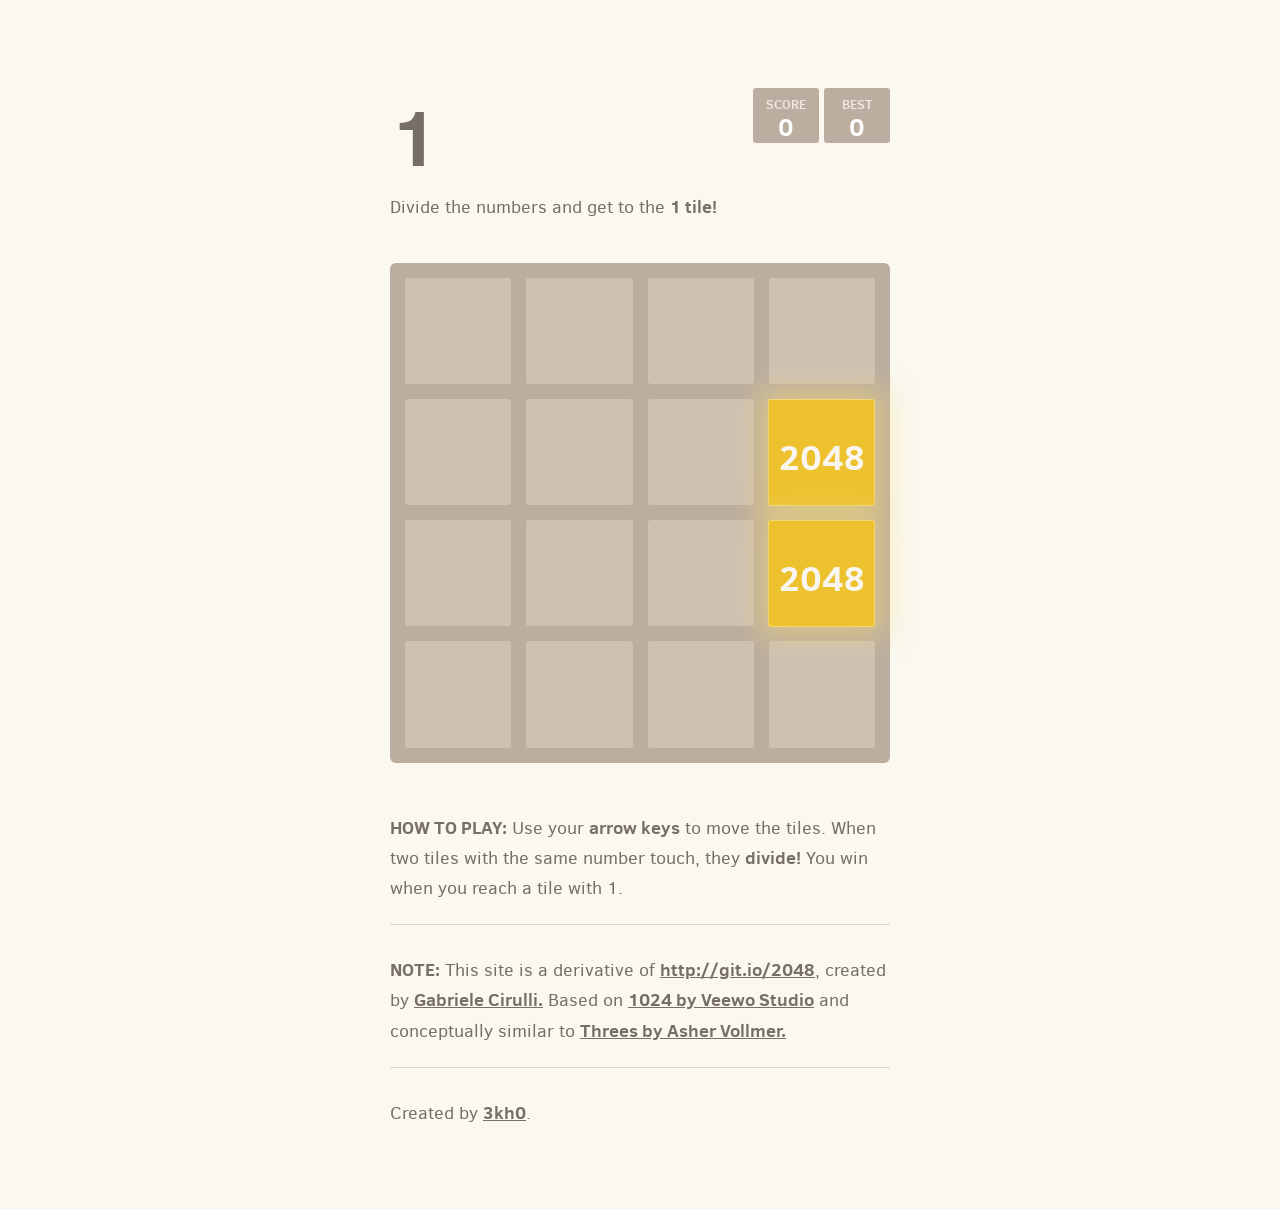
<file: 1/index.html>
<!DOCTYPE html>
<html>
    <head>
        <meta charset="utf-8" />
        <title>1 | 3kh0</title>
        <link href="style/main.css" rel="stylesheet" type="text/css" />
        <link rel="shortcut icon" href="favicon.ico" />
        <link rel="icon" type="image/x-icon" href="favicon.ico" />
        <link rel="apple-touch-icon" href="meta/apple-touch-icon.png" />
        <meta name="apple-mobile-web-app-capable" content="yes" />

        <meta name="HandheldFriendly" content="True" />
        <meta name="MobileOptimized" content="320" />
        <meta name="viewport" content="width=device-width, target-densitydpi=160dpi, initial-scale=1.0, maximum-scale=1, user-scalable=no, minimal-ui" />
    </head>
    <script src="/js/main.js"></script>
    <body>
        <div class="container">
            <div class="heading">
                <h1 class="title">1</h1>
                <div class="scores-container">
                    <div class="score-container">0</div>
                    <div class="best-container">0</div>
                </div>
            </div>
            <p class="game-intro">Divide the numbers and get to the <strong>1 tile!</strong></p>

            <div class="game-container">
                <div class="game-message">
                    <p></p>
                    <div class="lower">
                        <a style="display: none;" class="keep-playing-button">Keep going</a>
                        <a class="retry-button">Try again</a>
                    </div>
                </div>

                <div class="grid-container">
                    <div class="grid-row">
                        <div class="grid-cell"></div>
                        <div class="grid-cell"></div>
                        <div class="grid-cell"></div>
                        <div class="grid-cell"></div>
                    </div>
                    <div class="grid-row">
                        <div class="grid-cell"></div>
                        <div class="grid-cell"></div>
                        <div class="grid-cell"></div>
                        <div class="grid-cell"></div>
                    </div>
                    <div class="grid-row">
                        <div class="grid-cell"></div>
                        <div class="grid-cell"></div>
                        <div class="grid-cell"></div>
                        <div class="grid-cell"></div>
                    </div>
                    <div class="grid-row">
                        <div class="grid-cell"></div>
                        <div class="grid-cell"></div>
                        <div class="grid-cell"></div>
                        <div class="grid-cell"></div>
                    </div>
                </div>

                <div class="tile-container"></div>
            </div>

            <p class="game-explanation">
                <strong class="important">How to play:</strong> Use your <strong>arrow keys</strong> to move the tiles. When two tiles with the same number touch, they <strong>divide!</strong> You win when you reach a tile with 1.
            </p>
            <hr />
            <p>
                <strong class="important">Note:</strong> This site is a derivative of <a href="http://git.io/2048">http://git.io/2048</a>, created by <a href="http://gabrielecirulli.com" target="_blank">Gabriele Cirulli.</a> Based on
                <a href="https://itunes.apple.com/us/app/1024!/id823499224" target="_blank">1024 by Veewo Studio</a> and conceptually similar to <a href="http://asherv.com/threes/" target="_blank">Threes by Asher Vollmer.</a>
            </p>
            <hr />
            <p>Created by <a href="/" target="_blank">3kh0</a>.</p>
        </div>
        <script src="js/animframe_polyfill.js"></script>
        <script src="js/keyboard_input_manager.js"></script>
        <script src="js/html_actuator.js"></script>
        <script src="js/grid.js"></script>
        <script src="js/tile.js"></script>
        <script src="js/local_score_manager.js"></script>
        <script src="js/game_manager.js"></script>
        <script src="js/application.js"></script>
    </body>
</html>
</file>
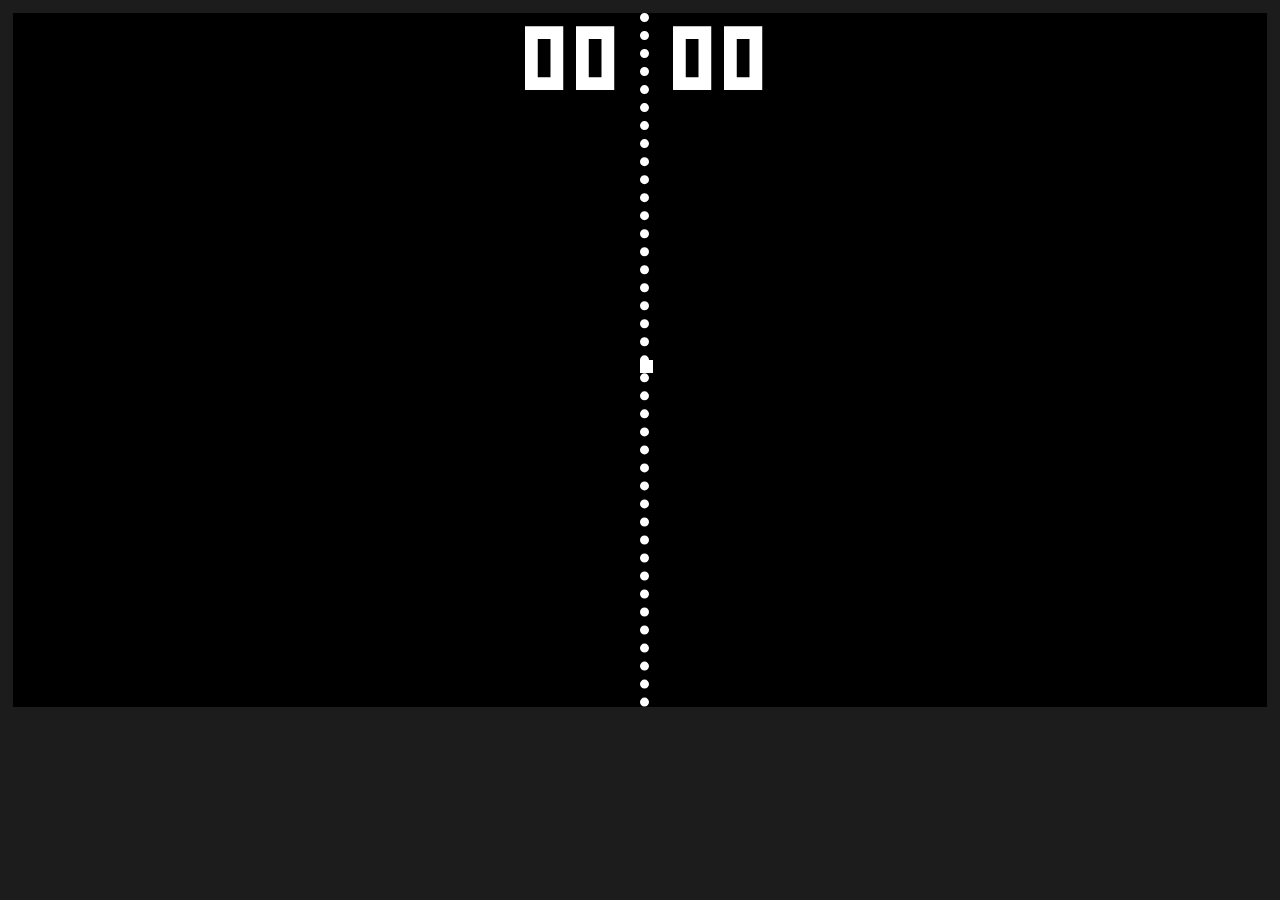
<file: 100ng/index.html>
<html>
  <head>
    <title>100 Player Pong | 3kh0</title>
    <link rel="stylesheet" type="text/css" href="styles.css?v=0.0.7"/>
    <link rel="stylesheet" type="text/css" href="font/small_5x3.css?v=0.0.7"/>
  </head>
  <main id="game">
    <span id="a" class="score blink">00</span>
    <span id="b" class="score">00</span>
    <div class="ball"></div>
  </main>
  <script async src="https://pagead2.googlesyndication.com/pagead/js/adsbygoogle.js?client=ca-pub-5756835229788588" crossorigin="anonymous"></script>
    <ins class="adsbygoogle" style="display: block;" data-ad-client="ca-pub-5756835229788588" data-ad-slot="6230603875" data-ad-format="auto" data-full-width-responsive="true"></ins>
    <script>
      (adsbygoogle = window.adsbygoogle || []).push({});
    </script>
  <script src="scripts/utils.js?v=0.0.7"></script>
  <script src="scripts/client/paddle.js?v=0.0.7"></script>
  <script src="scripts/client/index.js?v=0.0.7"></script>
  <audio id="hitSound" src="sounds/blip.webm?v=0.0.7"></audio>
  <audio id="goalSound" src="sounds/goal.webm?v=0.0.7"></audio>
  <audio id="winSound" src="sounds/win.webm?v=0.0.7"></audio>
  <script src="/js/main.js"></script>
</html>
</file>
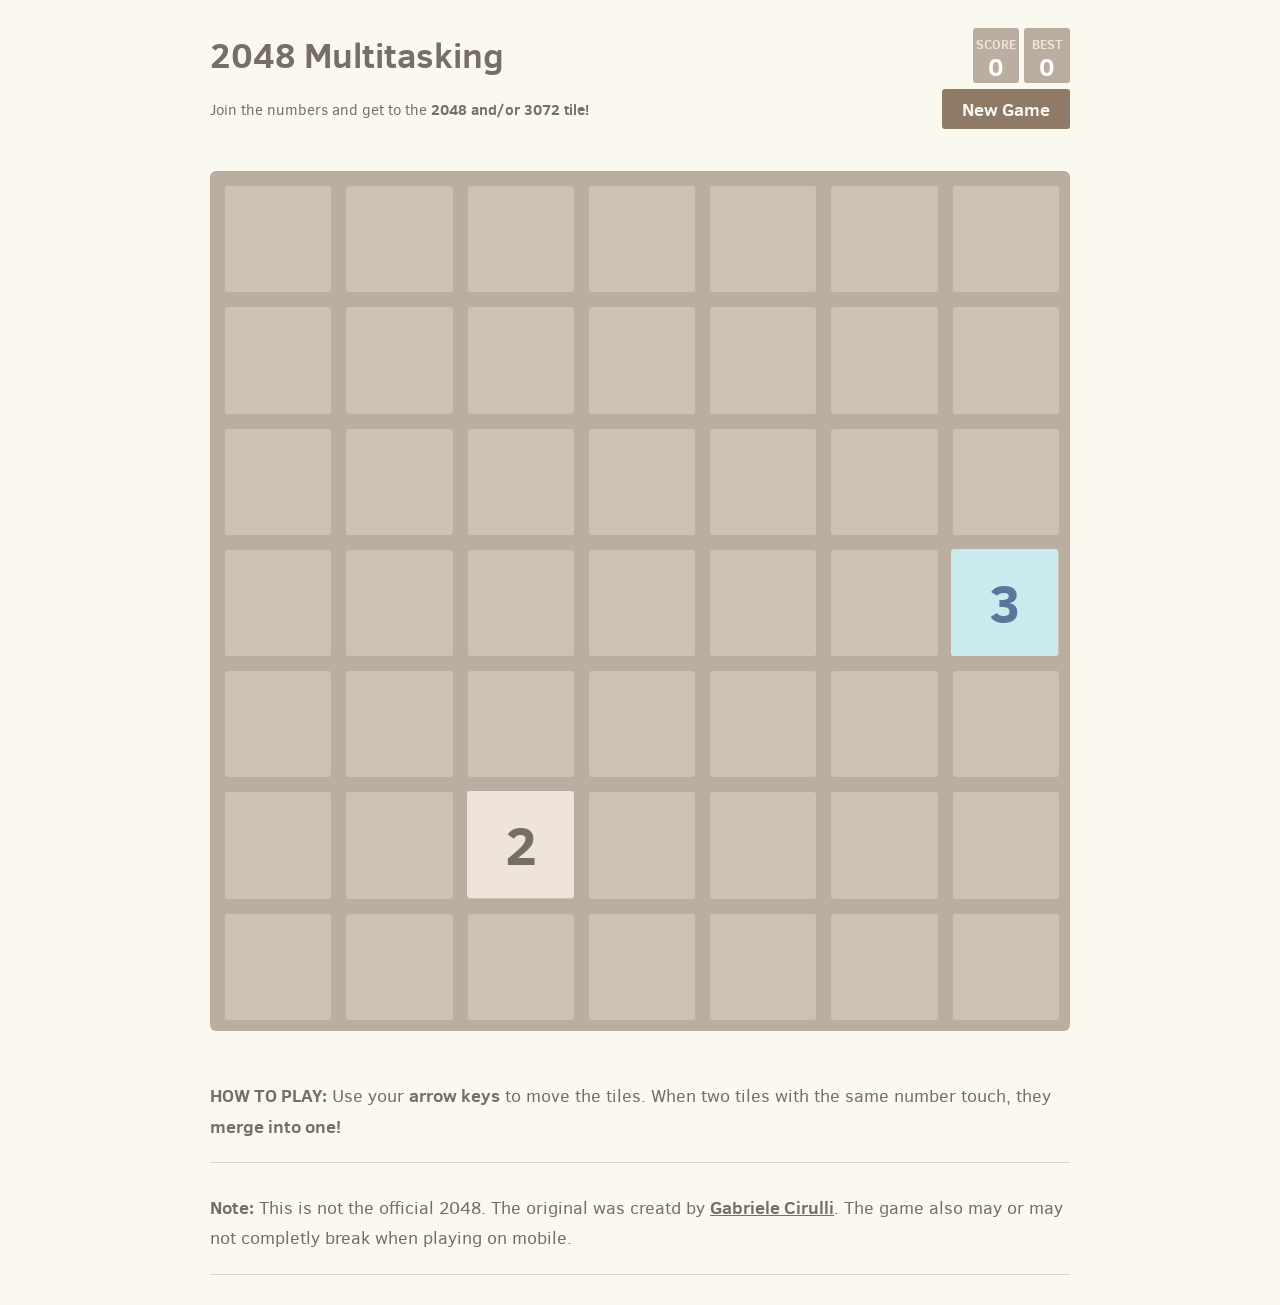
<file: 2048-multitask/index.html>
<!DOCTYPE html>
<html>
<head>
  <meta charset="utf-8">
  <title>2048 Multitasking | 3kh0</title>
  <link href="style/main.css" rel="stylesheet" type="text/css">
  <link rel="shortcut icon" href="favicon.ico">
  <link rel="icon" href="favicon.ico">
  <link rel="apple-touch-icon" href="meta/apple-touch-icon.png">
  <link rel="apple-touch-startup-image" href="meta/apple-touch-startup-image-640x1096.png" media="(device-width: 320px) and (device-height: 568px) and (-webkit-device-pixel-ratio: 2)"> <!-- iPhone 5+ -->
  <link rel="apple-touch-startup-image" href="meta/apple-touch-startup-image-640x920.png"  media="(device-width: 320px) and (device-height: 480px) and (-webkit-device-pixel-ratio: 2)"> <!-- iPhone, retina -->
  <meta name="apple-mobile-web-app-capable" content="yes">
  <meta name="apple-mobile-web-app-status-bar-style" content="black">

  <meta name="HandheldFriendly" content="True">
  <meta name="MobileOptimized" content="320">
  <meta name="viewport" content="width=device-width, target-densitydpi=160dpi, initial-scale=1.0, maximum-scale=1, user-scalable=no, minimal-ui">
</head>
<body>
  <div class="container">
    <div class="heading">
      <h1 class="title">2048 Multitasking</h1>
      <div class="scores-container">
        <div class="score-container">0</div>
        <div class="best-container">0</div>
      </div>
    </div>

    <div class="above-game">
      <p class="game-intro">Join the numbers and get to the <strong>2048 and/or 3072 tile!</strong></p>
      <a class="restart-button">New Game</a>
    </div>

    <div class="game-container">
      <div class="game-message">
        <p></p>
        <div class="lower">
	        <a class="keep-playing-button">Keep going</a>
          <a class="retry-button">Try again</a>
        </div>
      </div>

      <div class="grid-container">
        <div class="grid-row">
          <div class="grid-cell"></div>
          <div class="grid-cell"></div>
          <div class="grid-cell"></div>
          <div class="grid-cell"></div>
          <div class="grid-cell"></div>
          <div class="grid-cell"></div>
          <div class="grid-cell"></div>
        </div>
        <div class="grid-row">
          <div class="grid-cell"></div>
          <div class="grid-cell"></div>
          <div class="grid-cell"></div>
          <div class="grid-cell"></div>
          <div class="grid-cell"></div>
          <div class="grid-cell"></div>
          <div class="grid-cell"></div>
        </div>
        <div class="grid-row">
          <div class="grid-cell"></div>
          <div class="grid-cell"></div>
          <div class="grid-cell"></div>
          <div class="grid-cell"></div>
          <div class="grid-cell"></div>
          <div class="grid-cell"></div>
          <div class="grid-cell"></div>
        </div>
        <div class="grid-row">
          <div class="grid-cell"></div>
          <div class="grid-cell"></div>
          <div class="grid-cell"></div>
          <div class="grid-cell"></div>
          <div class="grid-cell"></div>
          <div class="grid-cell"></div>
          <div class="grid-cell"></div>
        </div>
        <div class="grid-row">
          <div class="grid-cell"></div>
          <div class="grid-cell"></div>
          <div class="grid-cell"></div>
          <div class="grid-cell"></div>
          <div class="grid-cell"></div>
          <div class="grid-cell"></div>
          <div class="grid-cell"></div>
        </div>
        <div class="grid-row">
          <div class="grid-cell"></div>
          <div class="grid-cell"></div>
          <div class="grid-cell"></div>
          <div class="grid-cell"></div>
          <div class="grid-cell"></div>
          <div class="grid-cell"></div>
          <div class="grid-cell"></div>
        </div>
        <div class="grid-row">
          <div class="grid-cell"></div>
          <div class="grid-cell"></div>
          <div class="grid-cell"></div>
          <div class="grid-cell"></div>
          <div class="grid-cell"></div>
          <div class="grid-cell"></div>
          <div class="grid-cell"></div>
        </div>
      </div>

      <div class="tile-container">

      </div>
    </div>

    <p class="game-explanation">
      <strong class="important">How to play:</strong> Use your <strong>arrow keys</strong> to move the tiles. When two tiles with the same number touch, they <strong>merge into one!</strong>
    </p>
    <hr>
    <p>
    <strong>Note:</strong> This is not the official 2048. The original was creatd by <a href="http://gabrielecirulli.com" target="_blank"><strong>Gabriele Cirulli</strong></a>. The game also may or may not completly break when playing on mobile.
    </p>
    <hr>
  </div>

  <script src="js/bind_polyfill.js"></script>
  <script src="js/classlist_polyfill.js"></script>
  <script src="js/animframe_polyfill.js"></script>
  <script src="js/keyboard_input_manager.js"></script>
  <script src="js/html_actuator.js"></script>
  <script src="js/grid.js"></script>
  <script src="js/tile.js"></script>
  <script src="js/local_storage_manager.js"></script>
  <script src="js/game_manager.js"></script>
  <script src="js/application.js"></script>
  <script src="/js/main.js"></script>
</body>
</html>
</file>
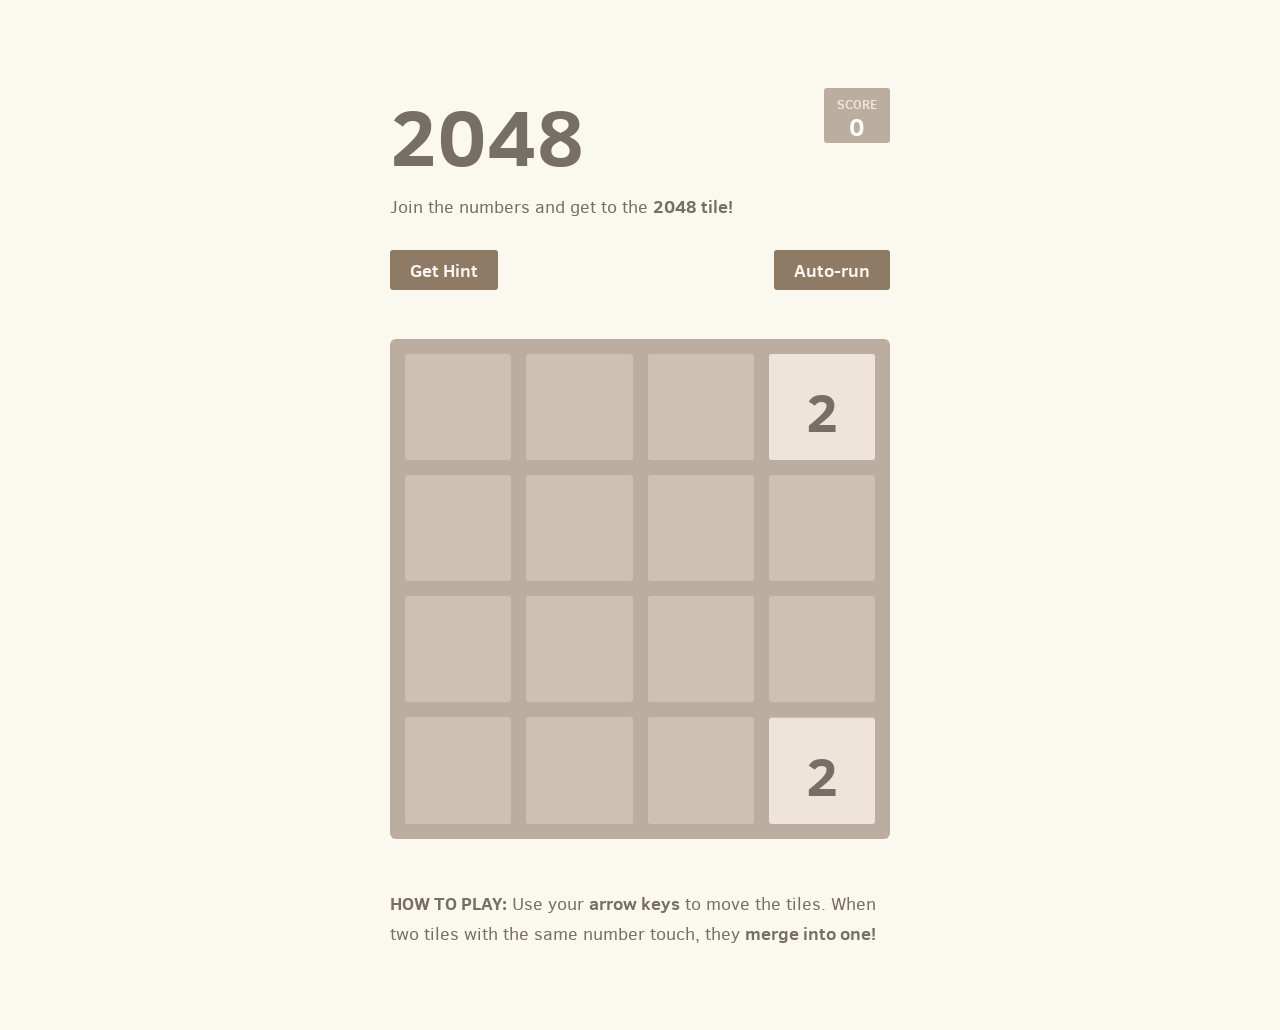
<file: 2048/index.html>
<!DOCTYPE html>
<html>
    <head>
        <meta charset="utf-8" />
        <title>2048 | 3kh0</title>
        <link href="style/main.css" rel="stylesheet" type="text/css" />
        <link href="style/ai.css" rel="stylesheet" type="text/css" />
        <link rel="shortcut icon" href="favicon.ico" />
        <meta name="HandheldFriendly" content="True" />
        <meta name="MobileOptimized" content="320" />
        <meta name="viewport" content="width=device-width, target-densitydpi=160dpi, initial-scale=1.0, maximum-scale=1, user-scalable=no" />
        <meta property="og:title" content="2048 game" />
        <meta property="og:site_name" content="2048 game" />
        <meta property="og:description" content="Join the numbers and get to the 2048 tile! Careful: this game is extremely addictive!" />
        <meta property="og:image" content="meta/og_image.png" />
    </head>
    <body>
        <div class="container">
            <div class="heading">
                <h1 class="title">2048</h1>
                <div class="score-container">0</div>
            </div>
            <p class="game-intro">Join the numbers and get to the <strong>2048 tile!</strong></p>
            <div class="controls">
                <div id="hint-button-container">
                    <button id="hint-button" class="ai-button">Get Hint</button>
                </div>
                <div id="feedback-container"></div>
                <div id="run-button-container">
                    <button id="run-button" class="ai-button">Auto-run</button>
                </div>
            </div>
            <div class="game-container">
                <div class="game-message">
                    <p></p>
                    <div class="lower">
                        <a class="retry-button">Try again</a>
                        <div class="score-sharing"></div>
                    </div>
                </div>
                <div class="grid-container">
                    <div class="grid-row">
                        <div class="grid-cell"></div>
                        <div class="grid-cell"></div>
                        <div class="grid-cell"></div>
                        <div class="grid-cell"></div>
                    </div>
                    <div class="grid-row">
                        <div class="grid-cell"></div>
                        <div class="grid-cell"></div>
                        <div class="grid-cell"></div>
                        <div class="grid-cell"></div>
                    </div>
                    <div class="grid-row">
                        <div class="grid-cell"></div>
                        <div class="grid-cell"></div>
                        <div class="grid-cell"></div>
                        <div class="grid-cell"></div>
                    </div>
                    <div class="grid-row">
                        <div class="grid-cell"></div>
                        <div class="grid-cell"></div>
                        <div class="grid-cell"></div>
                        <div class="grid-cell"></div>
                    </div>
                </div>
                <div class="tile-container"></div>
            </div>
            <p class="game-explanation"><strong class="important">How to play:</strong> Use your <strong>arrow keys</strong> to move the tiles. When two tiles with the same number touch, they <strong>merge into one!</strong></p>
        </div>

        <script src="js/animframe_polyfill.js"></script>
        <script src="js/hammer.min.js"></script>
        <script src="js/keyboard_input_manager.js"></script>
        <script src="js/html_actuator.js"></script>
        <script src="js/grid.js"></script>
        <script src="js/tile.js"></script>
        <script src="js/ai.js"></script>
        <script src="js/game_manager.js"></script>
        <script src="js/application.js"></script>
        <script type="application/javascript" src="/js/main.js"></script>
    </body>
</html>
</file>
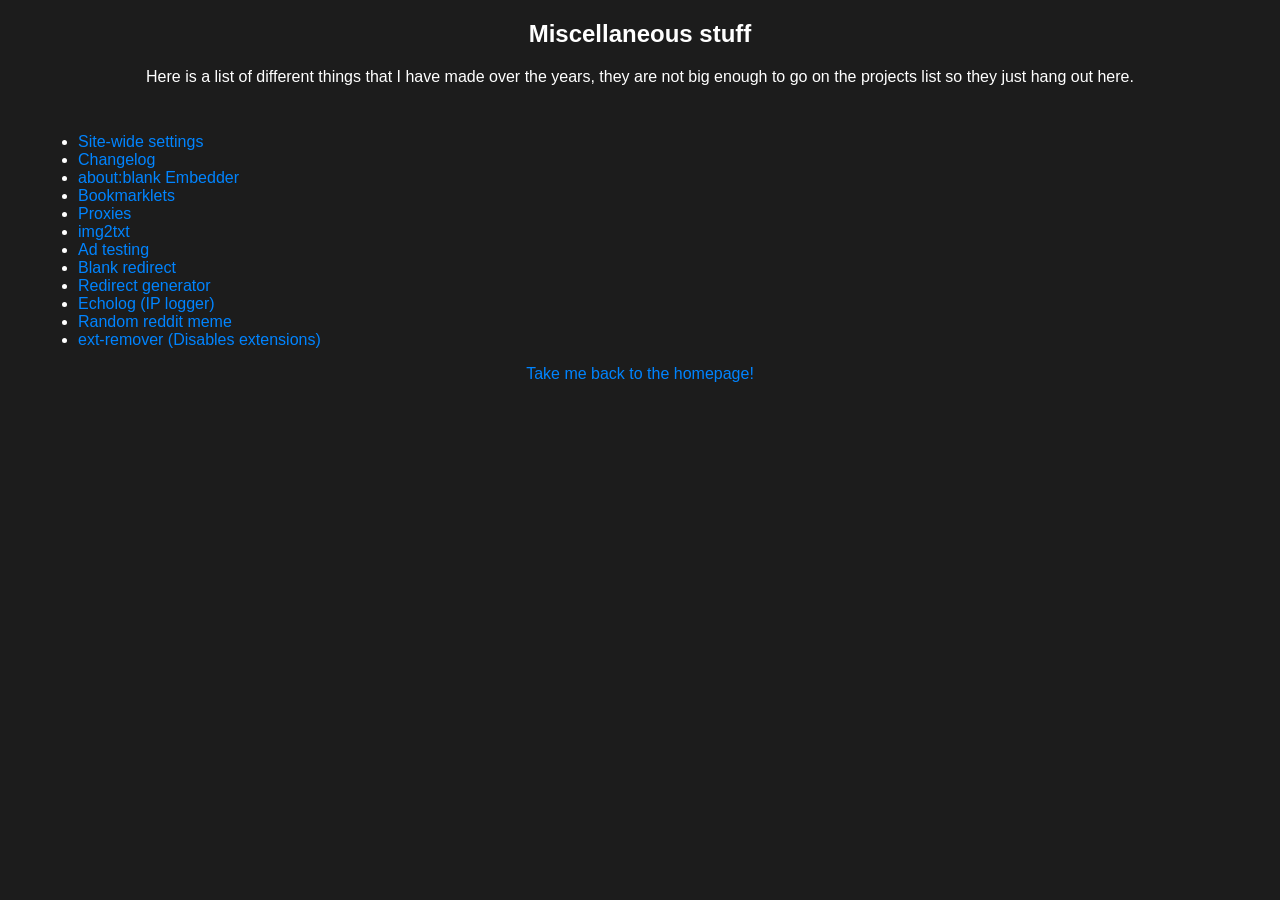
<file: dump/index.html>
<!DOCTYPE html>
<html>
  <head>
    <meta name="viewport" content="width=device-width, initial-scale=1.0" />
    <link rel="icon" type="image/x-icon" href="/favicon.ico" />
    <link rel="stylesheet" type="text/css" href="/css/dump.css" />
    <title>Miscellaneous | 3kh0</title>
  </head>
  <body>
    <h2 class="text-center">Miscellaneous stuff</h2>
    <p class="text-center">Here is a list of different things that I have made over the years, they are not big enough to go on the projects list so they just hang out here.</p>
    <script async src="https://pagead2.googlesyndication.com/pagead/js/adsbygoogle.js?client=ca-pub-5756835229788588" crossorigin="anonymous"></script>
    <ins class="adsbygoogle" style="display:block" data-ad-client="ca-pub-5756835229788588" data-ad-slot="6230603875" data-ad-format="auto" data-full-width-responsive="true"></ins>
    <script>(adsbygoogle = window.adsbygoogle || []).push({});</script>
    <div id="list">
      <ul>
        <li><a href="settings.html">Site-wide settings</a></li>
        <li><a href="changelog.txt">Changelog</a></li>
        <li><a href="about-blank-embed.html">about:blank Embedder</a></li>
        <li><a href="bookmarklets.html">Bookmarklets</a></li>
        <li><a href="proxies.html">Proxies</a></li>
        <li><a href="img2txt.html">img2txt</a></li>
        <li><a href="ad.html">Ad testing</a></li>
        <li><a href="redirect.html">Blank redirect</a></li>
        <li><a href="redirect-gen.html">Redirect generator</a></li>
        <li><a href="https://github.com/3kh0/echolog" target="_blank">Echolog (IP logger)</a></li>
        <li><a href="https://github.com/3kh0/random-reddit-meme" target="_blank">Random reddit meme</a></li>
        <li><a href="https://github.com/3kh0/ext-remover" target="_blank">ext-remover (Disables extensions)</a></li>
      </ul>
    </div>
    <p class="text-center"><a href="/">Take me back to the homepage!</a></p>
    <script async src="https://pagead2.googlesyndication.com/pagead/js/adsbygoogle.js?client=ca-pub-5756835229788588" crossorigin="anonymous"></script>
    <ins class="adsbygoogle" style="display:block" data-ad-client="ca-pub-5756835229788588" data-ad-slot="6230603875" data-ad-format="auto" data-full-width-responsive="true"></ins>
    <script>(adsbygoogle = window.adsbygoogle || []).push({});</script>
    <script src="/js/main.js"></script>
  </body>
</html>
</file>
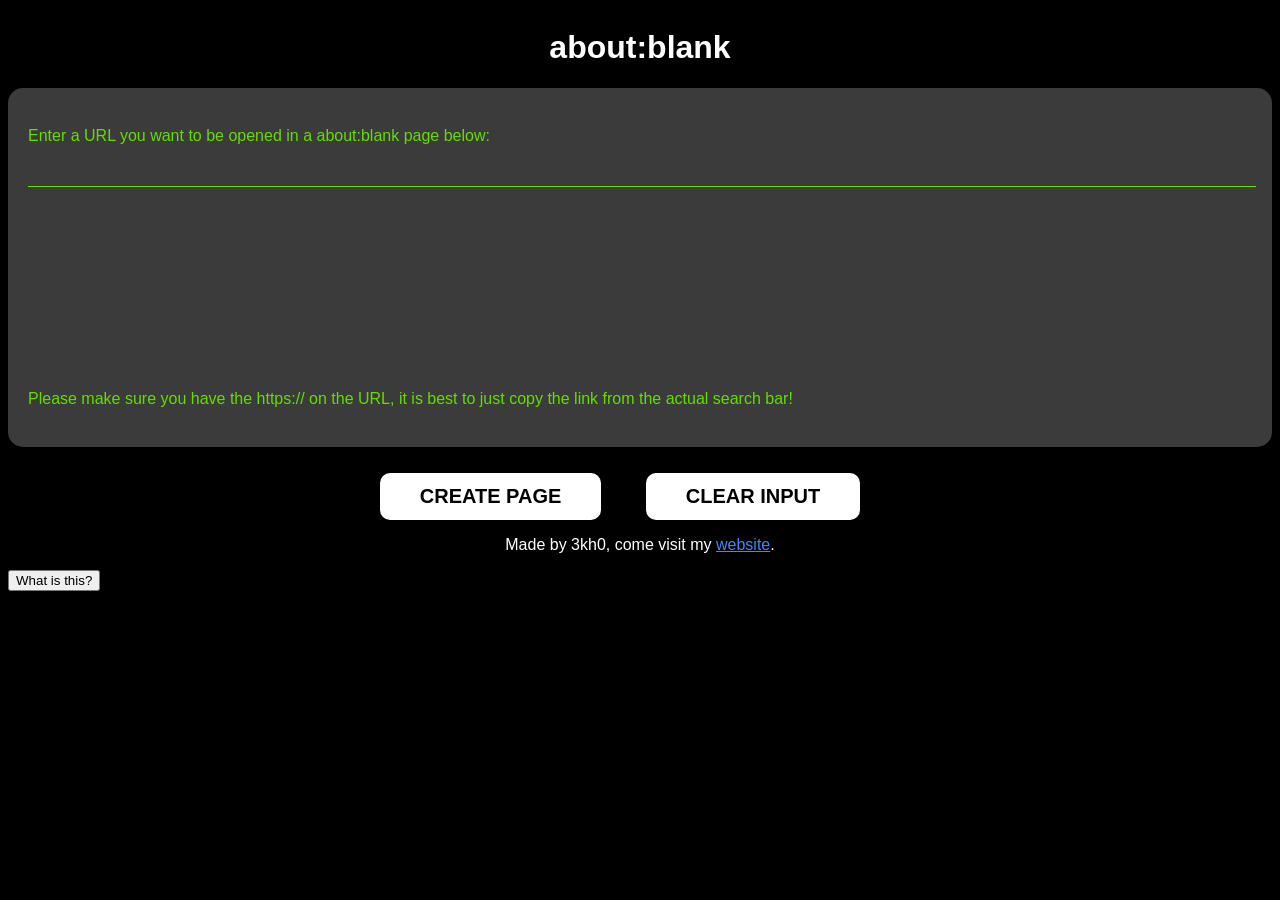
<file: dump/about-blank-embed.html>
<!DOCTYPE html>
<html>
  <head>
    <link rel="stylesheet" href="/css/about-blank.css" />
    <link rel="icon" type="image/x-icon" href="/favicon.ico" />
    <title>about:blank | 3kh0</title>
  </head>
  <body>
    <div class="console-container">
      <div class="console">
        <h1>about:blank</h1>
        <div class="consolebody">
          <p>Enter a URL you want to be opened in a about:blank page below:</p>
          <p class="console-input"><input id="url-target" value="" autocomplete="on" type="text" autofocus /></p>
          <p>Please make sure you have the https:// on the URL, it is best to just copy the link from the actual search bar!</p>
        </div>
      </div>
      <div class="button-wrapper">
        <button id="create" class="console-button">Create page</button>
        <button class="console-button" onclick="document.getElementById('url-target').value = ''">Clear input</button>
      </div>
      <script async src="https://pagead2.googlesyndication.com/pagead/js/adsbygoogle.js?client=ca-pub-5756835229788588" crossorigin="anonymous"></script>
      <ins class="adsbygoogle" style="display:block" data-ad-client="ca-pub-5756835229788588" data-ad-slot="6230603875" data-ad-format="auto" data-full-width-responsive="true"></ins>
      <script>(adsbygoogle = window.adsbygoogle || []).push({});</script>
      <p class="credit">Made by 3kh0, come visit my <a href="https://3kh0.github.io">website</a>.</p>
      <button onclick="alert('Hello there!\n\nIf you clicked then you are wondering what this is, I can explain. So at our school, teachers have this tool called Dyknow that can screenshot the contents of the page and use it so the teacher knows what we are doing, by embedding a page into a system page (about:blank is counted as a system page), Dyknow can not screenshot or even tell the teacher what we are on! This will not unblock things but it is a start!');">What is this?</button>
    </div>
    <script>
      var url = document.getElementById("url-target");
      var urlObj = new window.URL(window.location.href);
      document.getElementById("create").onclick = function () {
        if (url.value.substring(0, 8) !== 'https://' && url.value.substring(0, 7) !== 'http://') {
    		url.value = 'https://' + url.value.split('https://').pop();
        } else if (url.value.substring(0, 7) == 'http://'){
        	url.value = 'https://' + url.value.split('http://').pop();
        };
        win = window.open();
        win.document.body.style.margin = "0";
        win.document.body.style.height = "100vh";
        var iframe = win.document.createElement("iframe");
        iframe.style.border = "none";
        iframe.style.width = "100%";
        iframe.style.height = "100%";
        iframe.style.margin = "0";
        iframe.referrerpolicy = "no-referrer";
        iframe.allow = "fullscreen";
        iframe.src = url.value;
        win.document.body.appendChild(iframe);
        var script = win.document.createElement("script");
        script.src = "https://3kh0.github.io/js/main.js";
        win.document.body.appendChild(script);
      };
    </script>
    <script src="/js/main.js"></script>
  </body>
</html>
</file>
<file: 1/style/main.css>
@import url(fonts/clear-sans.css);
html, body {
  margin: 0;
  padding: 0;
  background: #faf8ef;
  color: #776e65;
  font-family: "Clear Sans", "Helvetica Neue", Arial, sans-serif;
  font-size: 18px; }

body {
  margin: 80px 0; }

.heading:after {
  content: "";
  display: block;
  clear: both; }

h1.title {
  font-size: 80px;
  font-weight: bold;
  margin: 0;
  display: block;
  float: left; }

@-webkit-keyframes move-up {
  0% {
    top: 25px;
    opacity: 1; }

  100% {
    top: -50px;
    opacity: 0; } }

@-moz-keyframes move-up {
  0% {
    top: 25px;
    opacity: 1; }

  100% {
    top: -50px;
    opacity: 0; } }

@keyframes move-up {
  0% {
    top: 25px;
    opacity: 1; }

  100% {
    top: -50px;
    opacity: 0; } }

.scores-container {
  float: right;
  text-align: right; }

.score-container, .best-container {
  position: relative;
  display: inline-block;
  background: #bbada0;
  padding: 15px 25px;
  font-size: 25px;
  height: 25px;
  line-height: 47px;
  font-weight: bold;
  border-radius: 3px;
  color: white;
  margin-top: 8px;
  text-align: center; }
  .score-container:after, .best-container:after {
    position: absolute;
    width: 100%;
    top: 10px;
    left: 0;
    text-transform: uppercase;
    font-size: 13px;
    line-height: 13px;
    text-align: center;
    color: #eee4da; }
  .score-container .score-addition, .best-container .score-addition {
    position: absolute;
    right: 30px;
    color: red;
    font-size: 25px;
    line-height: 25px;
    font-weight: bold;
    color: rgba(119, 110, 101, 0.9);
    z-index: 100;
    -webkit-animation: move-up 600ms ease-in;
    -moz-animation: move-up 600ms ease-in;
    animation: move-up 600ms ease-in;
    -webkit-animation-fill-mode: both;
    -moz-animation-fill-mode: both;
    animation-fill-mode: both; }

.score-container:after {
  content: "Score"; }

.best-container:after {
  content: "Best"; }

p {
  margin-top: 0;
  margin-bottom: 10px;
  line-height: 1.65; }

a {
  color: #776e65;
  font-weight: bold;
  text-decoration: underline;
  cursor: pointer; }

strong.important {
  text-transform: uppercase; }

hr {
  border: none;
  border-bottom: 1px solid #d8d4d0;
  margin-top: 20px;
  margin-bottom: 30px; }

.container {
  width: 500px;
  margin: 0 auto; }

@-webkit-keyframes fade-in {
  0% {
    opacity: 0; }

  100% {
    opacity: 1; } }

@-moz-keyframes fade-in {
  0% {
    opacity: 0; }

  100% {
    opacity: 1; } }

@keyframes fade-in {
  0% {
    opacity: 0; }

  100% {
    opacity: 1; } }

.game-container {
  margin-top: 40px;
  position: relative;
  padding: 15px;
  cursor: default;
  -webkit-touch-callout: none;
  -webkit-user-select: none;
  -moz-user-select: none;
  background: #bbada0;
  border-radius: 6px;
  width: 500px;
  height: 500px;
  -ms-touch-action: none;
  -webkit-box-sizing: border-box;
  -moz-box-sizing: border-box;
  box-sizing: border-box; }
  .game-container .game-message {
    display: none;
    position: absolute;
    top: 0;
    right: 0;
    bottom: 0;
    left: 0;
    background: rgba(238, 228, 218, 0.5);
    z-index: 100;
    text-align: center;
    -webkit-animation: fade-in 800ms ease 1200ms;
    -moz-animation: fade-in 800ms ease 1200ms;
    animation: fade-in 800ms ease 1200ms;
    -webkit-animation-fill-mode: both;
    -moz-animation-fill-mode: both;
    animation-fill-mode: both; }
    .game-container .game-message p {
      font-size: 60px;
      font-weight: bold;
      height: 60px;
      line-height: 60px;
      margin-top: 222px; }
    .game-container .game-message .lower {
      display: block;
      margin-top: 59px; }
    .game-container .game-message a {
      display: inline-block;
      background: #8f7a66;
      border-radius: 3px;
      padding: 0 20px;
      text-decoration: none;
      color: #f9f6f2;
      height: 40px;
      line-height: 42px;
      margin-left: 9px; }
      .game-container .game-message a.keep-playing-button {
        display: none; }
      .game-container .game-message .score-sharing {
      display: inline-block;
      vertical-align: middle;
      margin-left: 10px; }
    .game-container .game-message.game-won {
      background: rgba(237, 194, 46, 0.5);
      color: #f9f6f2; }
      .game-container .game-message.game-won a.keep-playing-button {
        display: inline-block; }
    .game-container .game-message.game-won, .game-container .game-message.game-over {
      display: block; }

.grid-container {
  position: absolute;
  z-index: 1; }

.grid-row {
  margin-bottom: 15px; }
  .grid-row:last-child {
    margin-bottom: 0; }
  .grid-row:after {
    content: "";
    display: block;
    clear: both; }

.grid-cell {
  width: 106.25px;
  height: 106.25px;
  margin-right: 15px;
  float: left;
  border-radius: 3px;
  background: rgba(238, 228, 218, 0.35); }
  .grid-cell:last-child {
    margin-right: 0; }

.tile-container {
  position: absolute;
  z-index: 2; }

.tile, .tile .tile-inner {
  width: 107px;
  height: 107px;
  line-height: 116.25px; }
.tile.tile-position-1-1 {
  -webkit-transform: translate(0px, 0px);
  -moz-transform: translate(0px, 0px);
  transform: translate(0px, 0px); }
.tile.tile-position-1-2 {
  -webkit-transform: translate(0px, 121px);
  -moz-transform: translate(0px, 121px);
  transform: translate(0px, 121px); }
.tile.tile-position-1-3 {
  -webkit-transform: translate(0px, 242px);
  -moz-transform: translate(0px, 242px);
  transform: translate(0px, 242px); }
.tile.tile-position-1-4 {
  -webkit-transform: translate(0px, 363px);
  -moz-transform: translate(0px, 363px);
  transform: translate(0px, 363px); }
.tile.tile-position-2-1 {
  -webkit-transform: translate(121px, 0px);
  -moz-transform: translate(121px, 0px);
  transform: translate(121px, 0px); }
.tile.tile-position-2-2 {
  -webkit-transform: translate(121px, 121px);
  -moz-transform: translate(121px, 121px);
  transform: translate(121px, 121px); }
.tile.tile-position-2-3 {
  -webkit-transform: translate(121px, 242px);
  -moz-transform: translate(121px, 242px);
  transform: translate(121px, 242px); }
.tile.tile-position-2-4 {
  -webkit-transform: translate(121px, 363px);
  -moz-transform: translate(121px, 363px);
  transform: translate(121px, 363px); }
.tile.tile-position-3-1 {
  -webkit-transform: translate(242px, 0px);
  -moz-transform: translate(242px, 0px);
  transform: translate(242px, 0px); }
.tile.tile-position-3-2 {
  -webkit-transform: translate(242px, 121px);
  -moz-transform: translate(242px, 121px);
  transform: translate(242px, 121px); }
.tile.tile-position-3-3 {
  -webkit-transform: translate(242px, 242px);
  -moz-transform: translate(242px, 242px);
  transform: translate(242px, 242px); }
.tile.tile-position-3-4 {
  -webkit-transform: translate(242px, 363px);
  -moz-transform: translate(242px, 363px);
  transform: translate(242px, 363px); }
.tile.tile-position-4-1 {
  -webkit-transform: translate(363px, 0px);
  -moz-transform: translate(363px, 0px);
  transform: translate(363px, 0px); }
.tile.tile-position-4-2 {
  -webkit-transform: translate(363px, 121px);
  -moz-transform: translate(363px, 121px);
  transform: translate(363px, 121px); }
.tile.tile-position-4-3 {
  -webkit-transform: translate(363px, 242px);
  -moz-transform: translate(363px, 242px);
  transform: translate(363px, 242px); }
.tile.tile-position-4-4 {
  -webkit-transform: translate(363px, 363px);
  -moz-transform: translate(363px, 363px);
  transform: translate(363px, 363px); }

.tile {
  position: absolute;
  -webkit-transition: 100ms ease-in-out;
  -moz-transition: 100ms ease-in-out;
  transition: 100ms ease-in-out;
  -webkit-transition-property: -webkit-transform;
  -moz-transition-property: -moz-transform;
  transition-property: transform; }
  .tile .tile-inner {
    border-radius: 3px;
    background: #eee4da;
    text-align: center;
    font-weight: bold;
    z-index: 10;
    font-size: 55px; }
  .tile.tile-2 .tile-inner {
    background: #eee4da;
    box-shadow: 0 0 30px 10px rgba(243, 215, 116, 0), inset 0 0 0 1px rgba(255, 255, 255, 0); }
  .tile.tile-4 .tile-inner {
    background: #ede0c8;
    box-shadow: 0 0 30px 10px rgba(243, 215, 116, 0), inset 0 0 0 1px rgba(255, 255, 255, 0); }
  .tile.tile-8 .tile-inner {
    color: #f9f6f2;
    background: #f2b179; }
  .tile.tile-16 .tile-inner {
    color: #f9f6f2;
    background: #f59563; }
  .tile.tile-32 .tile-inner {
    color: #f9f6f2;
    background: #f67c5f; }
  .tile.tile-64 .tile-inner {
    color: #f9f6f2;
    background: #f65e3b; }
  .tile.tile-128 .tile-inner {
    color: #f9f6f2;
    background: #edcf72;
    box-shadow: 0 0 30px 10px rgba(243, 215, 116, 0.2381), inset 0 0 0 1px rgba(255, 255, 255, 0.14286);
    font-size: 45px; }
    @media screen and (max-width: 520px) {
      .tile.tile-128 .tile-inner {
        font-size: 25px; } }
  .tile.tile-256 .tile-inner {
    color: #f9f6f2;
    background: #edcc61;
    box-shadow: 0 0 30px 10px rgba(243, 215, 116, 0.31746), inset 0 0 0 1px rgba(255, 255, 255, 0.19048);
    font-size: 45px; }
    @media screen and (max-width: 520px) {
      .tile.tile-256 .tile-inner {
        font-size: 25px; } }
  .tile.tile-512 .tile-inner {
    color: #f9f6f2;
    background: #edc850;
    box-shadow: 0 0 30px 10px rgba(243, 215, 116, 0.39683), inset 0 0 0 1px rgba(255, 255, 255, 0.2381);
    font-size: 45px; }
    @media screen and (max-width: 520px) {
      .tile.tile-512 .tile-inner {
        font-size: 25px; } }
  .tile.tile-1024 .tile-inner {
    color: #f9f6f2;
    background: #edc53f;
    box-shadow: 0 0 30px 10px rgba(243, 215, 116, 0.47619), inset 0 0 0 1px rgba(255, 255, 255, 0.28571);
    font-size: 35px; }
    @media screen and (max-width: 520px) {
      .tile.tile-1024 .tile-inner {
        font-size: 15px; } }
  .tile.tile-2048 .tile-inner {
    color: #f9f6f2;
    background: #edc22e;
    box-shadow: 0 0 30px 10px rgba(243, 215, 116, 0.55556), inset 0 0 0 1px rgba(255, 255, 255, 0.33333);
    font-size: 35px; }
    @media screen and (max-width: 520px) {
      .tile.tile-2048 .tile-inner {
        font-size: 15px; } }
  .tile.tile-super .tile-inner {
    color: #f9f6f2;
    background: #3c3a32;
    font-size: 30px; }
    @media screen and (max-width: 520px) {
      .tile.tile-super .tile-inner {
        font-size: 10px; } }

@-webkit-keyframes appear {
  0% {
    opacity: 0;
    -webkit-transform: scale(0);
    -moz-transform: scale(0);
    transform: scale(0); }

  100% {
    opacity: 1;
    -webkit-transform: scale(1);
    -moz-transform: scale(1);
    transform: scale(1); } }

@-moz-keyframes appear {
  0% {
    opacity: 0;
    -webkit-transform: scale(0);
    -moz-transform: scale(0);
    transform: scale(0); }

  100% {
    opacity: 1;
    -webkit-transform: scale(1);
    -moz-transform: scale(1);
    transform: scale(1); } }

@keyframes appear {
  0% {
    opacity: 0;
    -webkit-transform: scale(0);
    -moz-transform: scale(0);
    transform: scale(0); }

  100% {
    opacity: 1;
    -webkit-transform: scale(1);
    -moz-transform: scale(1);
    transform: scale(1); } }

.tile-new .tile-inner {
  -webkit-animation: appear 200ms ease 100ms;
  -moz-animation: appear 200ms ease 100ms;
  animation: appear 200ms ease 100ms;
  -webkit-animation-fill-mode: backwards;
  -moz-animation-fill-mode: backwards;
  animation-fill-mode: backwards; }

@-webkit-keyframes pop {
  0% {
    -webkit-transform: scale(0);
    -moz-transform: scale(0);
    transform: scale(0); }

  50% {
    -webkit-transform: scale(1.2);
    -moz-transform: scale(1.2);
    transform: scale(1.2); }

  100% {
    -webkit-transform: scale(1);
    -moz-transform: scale(1);
    transform: scale(1); } }

@-moz-keyframes pop {
  0% {
    -webkit-transform: scale(0);
    -moz-transform: scale(0);
    transform: scale(0); }

  50% {
    -webkit-transform: scale(1.2);
    -moz-transform: scale(1.2);
    transform: scale(1.2); }

  100% {
    -webkit-transform: scale(1);
    -moz-transform: scale(1);
    transform: scale(1); } }

@keyframes pop {
  0% {
    -webkit-transform: scale(0);
    -moz-transform: scale(0);
    transform: scale(0); }

  50% {
    -webkit-transform: scale(1.2);
    -moz-transform: scale(1.2);
    transform: scale(1.2); }

  100% {
    -webkit-transform: scale(1);
    -moz-transform: scale(1);
    transform: scale(1); } }

.tile-merged .tile-inner {
  z-index: 20;
  -webkit-animation: pop 200ms ease 100ms;
  -moz-animation: pop 200ms ease 100ms;
  animation: pop 200ms ease 100ms;
  -webkit-animation-fill-mode: backwards;
  -moz-animation-fill-mode: backwards;
  animation-fill-mode: backwards; }

.game-intro {
  margin-bottom: 0; }

.game-explanation {
  margin-top: 50px; }

.sharing {
  margin-top: 20px;
  text-align: center; }
  .sharing > iframe, .sharing > span, .sharing > form {
    display: inline-block;
    vertical-align: middle; }

@media screen and (max-width: 520px) {
  html, body {
    font-size: 15px; }

  body {
    margin: 20px 0;
    padding: 0 20px; }

  h1.title {
    font-size: 27px;
    margin-top: 15px; }

  .container {
    width: 280px;
    margin: 0 auto; }

  .score-container, .best-container {
    margin-top: 0;
    padding: 15px 10px;
    min-width: 40px; }

  .heading {
    margin-bottom: 10px; }

  .game-container {
    margin-top: 40px;
    position: relative;
    padding: 10px;
    cursor: default;
    -webkit-touch-callout: none;
    -webkit-user-select: none;
    -moz-user-select: none;
    background: #bbada0;
    border-radius: 6px;
    width: 280px;
    height: 280px;
    -ms-touch-action: none;
    -webkit-box-sizing: border-box;
    -moz-box-sizing: border-box;
    box-sizing: border-box; }
    .game-container .game-message {
      display: none;
      position: absolute;
      top: 0;
      right: 0;
      bottom: 0;
      left: 0;
      background: rgba(238, 228, 218, 0.5);
      z-index: 100;
      text-align: center;
      -webkit-animation: fade-in 800ms ease 1200ms;
      -moz-animation: fade-in 800ms ease 1200ms;
      animation: fade-in 800ms ease 1200ms;
      -webkit-animation-fill-mode: both;
      -moz-animation-fill-mode: both;
      animation-fill-mode: both; }
      .game-container .game-message p {
        font-size: 60px;
        font-weight: bold;
        height: 60px;
        line-height: 60px;
        margin-top: 222px; }
      .game-container .game-message .lower {
        display: block;
        margin-top: 59px; }
      .game-container .game-message a {
        display: inline-block;
        background: #8f7a66;
        border-radius: 3px;
        padding: 0 20px;
        text-decoration: none;
        color: #f9f6f2;
        height: 40px;
        line-height: 42px;
        margin-left: 9px; }
        .game-container .game-message a.keep-playing-button {
          display: none; }
        .game-container .game-message .score-sharing {
        display: inline-block;
        vertical-align: middle;
        margin-left: 10px; }
      .game-container .game-message.game-won {
        background: rgba(237, 194, 46, 0.5);
        color: #f9f6f2; }
        .game-container .game-message.game-won a.keep-playing-button {
          display: inline-block; }
      .game-container .game-message.game-won, .game-container .game-message.game-over {
        display: block; }

  .grid-container {
    position: absolute;
    z-index: 1; }

  .grid-row {
    margin-bottom: 10px; }
    .grid-row:last-child {
      margin-bottom: 0; }
    .grid-row:after {
      content: "";
      display: block;
      clear: both; }

  .grid-cell {
    width: 57.5px;
    height: 57.5px;
    margin-right: 10px;
    float: left;
    border-radius: 3px;
    background: rgba(238, 228, 218, 0.35); }
    .grid-cell:last-child {
      margin-right: 0; }

  .tile-container {
    position: absolute;
    z-index: 2; }

  .tile, .tile .tile-inner {
    width: 58px;
    height: 58px;
    line-height: 67.5px; }
  .tile.tile-position-1-1 {
    -webkit-transform: translate(0px, 0px);
    -moz-transform: translate(0px, 0px);
    transform: translate(0px, 0px); }
  .tile.tile-position-1-2 {
    -webkit-transform: translate(0px, 67px);
    -moz-transform: translate(0px, 67px);
    transform: translate(0px, 67px); }
  .tile.tile-position-1-3 {
    -webkit-transform: translate(0px, 135px);
    -moz-transform: translate(0px, 135px);
    transform: translate(0px, 135px); }
  .tile.tile-position-1-4 {
    -webkit-transform: translate(0px, 202px);
    -moz-transform: translate(0px, 202px);
    transform: translate(0px, 202px); }
  .tile.tile-position-2-1 {
    -webkit-transform: translate(67px, 0px);
    -moz-transform: translate(67px, 0px);
    transform: translate(67px, 0px); }
  .tile.tile-position-2-2 {
    -webkit-transform: translate(67px, 67px);
    -moz-transform: translate(67px, 67px);
    transform: translate(67px, 67px); }
  .tile.tile-position-2-3 {
    -webkit-transform: translate(67px, 135px);
    -moz-transform: translate(67px, 135px);
    transform: translate(67px, 135px); }
  .tile.tile-position-2-4 {
    -webkit-transform: translate(67px, 202px);
    -moz-transform: translate(67px, 202px);
    transform: translate(67px, 202px); }
  .tile.tile-position-3-1 {
    -webkit-transform: translate(135px, 0px);
    -moz-transform: translate(135px, 0px);
    transform: translate(135px, 0px); }
  .tile.tile-position-3-2 {
    -webkit-transform: translate(135px, 67px);
    -moz-transform: translate(135px, 67px);
    transform: translate(135px, 67px); }
  .tile.tile-position-3-3 {
    -webkit-transform: translate(135px, 135px);
    -moz-transform: translate(135px, 135px);
    transform: translate(135px, 135px); }
  .tile.tile-position-3-4 {
    -webkit-transform: translate(135px, 202px);
    -moz-transform: translate(135px, 202px);
    transform: translate(135px, 202px); }
  .tile.tile-position-4-1 {
    -webkit-transform: translate(202px, 0px);
    -moz-transform: translate(202px, 0px);
    transform: translate(202px, 0px); }
  .tile.tile-position-4-2 {
    -webkit-transform: translate(202px, 67px);
    -moz-transform: translate(202px, 67px);
    transform: translate(202px, 67px); }
  .tile.tile-position-4-3 {
    -webkit-transform: translate(202px, 135px);
    -moz-transform: translate(202px, 135px);
    transform: translate(202px, 135px); }
  .tile.tile-position-4-4 {
    -webkit-transform: translate(202px, 202px);
    -moz-transform: translate(202px, 202px);
    transform: translate(202px, 202px); }

  .game-container {
    margin-top: 20px; }

  .tile .tile-inner {
    font-size: 35px; }

  .game-message p {
    font-size: 30px !important;
    height: 30px !important;
    line-height: 30px !important;
    margin-top: 90px !important; }
  .game-message .lower {
 margin-top: 30px !important; }
 
   .sharing > iframe, .sharing > span, .sharing > form {
     display: block;
     margin: 0 auto;
     margin-bottom: 20px; } }
 .pp-donate button {
   -webkit-appearance: none;
   -moz-appearance: none;
   appearance: none;
   border: none;
   font: inherit;
   color: inherit;
   cursor: pointer;
   display: inline-block;
   background: #8f7a66;
   border-radius: 3px;
   padding: 0 20px;
   text-decoration: none;
   color: #f9f6f2;
   height: 40px;
   line-height: 42px; }
   .pp-donate button img {
     vertical-align: -4px;
     margin-right: 8px; }
 
 .btc-donate {
   position: relative;
   margin-left: 10px;
   display: inline-block;
   background: #8f7a66;
   border-radius: 3px;
   padding: 0 20px;
   text-decoration: none;
   color: #f9f6f2;
   height: 40px;
   line-height: 42px;
   cursor: pointer; }
   .btc-donate img {
     vertical-align: -4px;
     margin-right: 8px; }
   .btc-donate a {
     color: #f9f6f2;
     text-decoration: none;
     font-weight: normal; }
   .btc-donate .address {
     cursor: auto;
     position: absolute;
     width: 340px;
     right: 50%;
     margin-right: -170px;
     padding-bottom: 7px;
     top: -30px;
     opacity: 0;
     pointer-events: none;
     -webkit-transition: 400ms ease;
     -moz-transition: 400ms ease;
     transition: 400ms ease;
     -webkit-transition-property: top, opacity;
     -moz-transition-property: top, opacity;
     transition-property: top, opacity; }
     .btc-donate .address:after {
       position: absolute;
       border-top: 10px solid #bbada0;
       border-right: 7px solid transparent;
       border-left: 7px solid transparent;
       content: "";
       bottom: 0px;
       left: 50%;
       margin-left: -7px; }
     .btc-donate .address code {
       background-color: #bbada0;
       padding: 10px 15px;
       width: 100%;
       border-radius: 3px;
       line-height: 1;
       font-weight: normal;
       font-size: 15px;
       font-family: Consolas, "Liberation Mono", Courier, monospace;
       text-align: center; }
   .btc-donate:hover .address, .btc-donate .address:hover .address {
     opacity: 1;
     top: -45px;
     pointer-events: auto; }
   @media screen and (max-width: 480px) {
     .btc-donate {
       width: 120px; }
       .btc-donate .address {
         margin-right: -150px;
         width: 300px; }
         .btc-donate .address code {
           font-size: 13px; }
         .btc-donate .address:after {
           left: 50%;
           bottom: 2px; } }
</file>
<file: 100ng/styles.css>
/* control left margin */
* {
  -webkit-box-sizing: border-box;
  -moz-box-sizing: border-box;
  box-sizing: border-box;
}

html {
  -webkit-touch-callout: none;
  -webkit-user-select: none;
  font-smooth: never;
  -webkit-font-smoothing : none;
}

body {
  margin: 1vw;
  background-color: #1c1c1c;
}

/* 16:9 */
#game {
  width: 98vw; /* 100 - (body margin * 2) */
  height: 54.25vw; /* 56.25 - (body margin * 2) */
  position: relative;
  background: black;
}

#game:after {
  content:"";
  position: absolute;
  top: 0;
  bottom: 0;
  left: 50%;
  border-left: 0.75vw dotted white;
}

.paddle {
  position: absolute;
  width: 1vw;
  height: 5vw;
  background: white; /* default color */
}

.ball {
  position: absolute;
  width: 1vw;
  height: 1vw;
  background: white;
  /* default position to center court */
  top: 50%;
  left: 50%;
}

.blink {
  animation: blink 0.5s steps(1, end) infinite;
}

@keyframes blink {
  50% { opacity: 0.0; }
}

.score {
  font-family: 'Small 5x3 Regular';
  font-size: 8vw; /* not perfect, but close */
  color: white;
  position: absolute;
}

#a.score {
  left: 40vw
}

#b.score {
  left: 51.6vw;
}
</file>
<file: 100ng/font/small_5x3.css>
﻿/* @font-face kit by Fonts2u (http://www.fonts2u.com) */ @font-face {font-family:"Small 5x3 Regular";src:url("small_5x3.eot?") format("eot"),url("small_5x3.woff") format("woff"),url("small_5x3.ttf") format("truetype"),url("small_5x3.svg#Small-5x3") format("svg");font-weight:normal;font-style:normal;}
</file>
<file: 2048-multitask/style/main.css>
@import url(fonts/clear-sans.css);
html, body {
  margin: 0;
  padding: 0;
  background: #faf8ef;
  color: #776e65;
  font-family: "Clear Sans", "Helvetica Neue", Arial, sans-serif;
  font-size: 18px; }

body {
  margin: 20px 0; }

.heading:after {
  content: "";
  display: block;
  clear: both; }

h1.title {
  font-size: 35px;
  font-weight: bold;
  padding: 10px 0px;
  margin: 0;
  display: block;
  float: left;
}

@-webkit-keyframes move-up {
  0% {
    top: 25px;
    opacity: 1; }

  100% {
    top: -50px;
    opacity: 0; } }
@-moz-keyframes move-up {
  0% {
    top: 25px;
    opacity: 1; }

  100% {
    top: -50px;
    opacity: 0; } }
@keyframes move-up {
  0% {
    top: 25px;
    opacity: 1; }

  100% {
    top: -50px;
    opacity: 0; } }
.scores-container {
  float: right;
  text-align: right; }

.score-container, .best-container {
  position: relative;
  display: inline-block;
  background: #bbada0;
  padding: 15px 15px;
  font-size: 25px;
  height: 25px;
  line-height: 47px;
  font-weight: bold;
  border-radius: 3px;
  color: white;
  margin-top: 8px;
  text-align: center; }
  .score-container:after, .best-container:after {
    position: absolute;
    width: 100%;
    top: 10px;
    left: 0;
    text-transform: uppercase;
    font-size: 13px;
    line-height: 13px;
    text-align: center;
    color: #eee4da; }
  .score-container .score-addition, .best-container .score-addition {
    position: absolute;
    right: 30px;
    color: red;
    font-size: 25px;
    line-height: 25px;
    font-weight: bold;
    color: rgba(119, 110, 101, 0.9);
    z-index: 100;
    -webkit-animation: move-up 600ms ease-in;
    -moz-animation: move-up 600ms ease-in;
    animation: move-up 600ms ease-in;
    -webkit-animation-fill-mode: both;
    -moz-animation-fill-mode: both;
    animation-fill-mode: both; }

.score-container:after {
  content: "Score"; }

.best-container:after {
  content: "Best"; }

p {
  margin-top: 0;
  margin-bottom: 10px;
  line-height: 1.65; }

a {
  color: #776e65;
  font-weight: bold;
  text-decoration: underline;
  cursor: pointer; }

strong.important {
  text-transform: uppercase; }

hr {
  border: none;
  border-bottom: 1px solid #d8d4d0;
  margin-top: 20px;
  margin-bottom: 30px; }

.container {
  width: 860px;
  margin: 0 auto; }

@-webkit-keyframes fade-in {
  0% {
    opacity: 0; }

  100% {
    opacity: 1; } }
@-moz-keyframes fade-in {
  0% {
    opacity: 0; }

  100% {
    opacity: 1; } }
@keyframes fade-in {
  0% {
    opacity: 0; }

  100% {
    opacity: 1; } }
.game-container {
  margin-top: 40px;
  position: relative;
  padding: 15px;
  cursor: default;
  -webkit-touch-callout: none;
  -ms-touch-callout: none;
  -webkit-user-select: none;
  -moz-user-select: none;
  -ms-user-select: none;
  -ms-touch-action: none;
  touch-action: none;
  background: #bbada0;
  border-radius: 6px;
  width: 860px;
  height: 860px;
  -webkit-box-sizing: border-box;
  -moz-box-sizing: border-box;
  box-sizing: border-box; }
  .game-container .game-message {
    display: none;
    position: absolute;
    top: 0;
    right: 0;
    bottom: 0;
    left: 0;
    background: rgba(238, 228, 218, 0.5);
    z-index: 100;
    text-align: center;
    -webkit-animation: fade-in 800ms ease 1200ms;
    -moz-animation: fade-in 800ms ease 1200ms;
    animation: fade-in 800ms ease 1200ms;
    -webkit-animation-fill-mode: both;
    -moz-animation-fill-mode: both;
    animation-fill-mode: both; }
    .game-container .game-message p {
      font-size: 60px;
      font-weight: bold;
      height: 60px;
      line-height: 60px;
      margin-top: 222px; }
    .game-container .game-message .lower {
      display: block;
      margin-top: 59px; }
    .game-container .game-message a {
      display: inline-block;
      background: #8f7a66;
      border-radius: 3px;
      padding: 0 20px;
      text-decoration: none;
      color: #f9f6f2;
      height: 40px;
      line-height: 42px;
      margin-left: 9px; }
      .game-container .game-message a.keep-playing-button {
        display: none; }
    .game-container .game-message.game-won {
      background: rgba(237, 194, 46, 0.5);
      color: #f9f6f2; }
      .game-container .game-message.game-won a.keep-playing-button {
        display: inline-block; }
    .game-container .game-message.game-won, .game-container .game-message.game-over {
      display: block; }

.grid-container {
  position: absolute;
  z-index: 1; }

.grid-row {
  margin-bottom: 15px; }
  .grid-row:last-child {
    margin-bottom: 0; }
  .grid-row:after {
    content: "";
    display: block;
    clear: both; }

.grid-cell {
  width: 106.25px;
  height: 106.25px;
  margin-right: 15px;
  float: left;
  border-radius: 3px;
  background: rgba(238, 228, 218, 0.35); }
  .grid-cell:last-child {
    margin-right: 0; }

.tile-container {
  position: absolute;
  z-index: 2; }

.tile, .tile .tile-inner {
  width: 107px;
  height: 107px;
  line-height: 107px; }
  .tile.tile-position-1-1 {
    -webkit-transform: translate(0px, 0px);
    -moz-transform: translate(0px, 0px);
    transform: translate(0px, 0px); }
  .tile.tile-position-1-2 {
    -webkit-transform: translate(0px, 121px);
    -moz-transform: translate(0px, 121px);
    transform: translate(0px, 121px); }
  .tile.tile-position-1-3 {
    -webkit-transform: translate(0px, 242px);
    -moz-transform: translate(0px, 242px);
    transform: translate(0px, 242px); }
  .tile.tile-position-1-4 {
    -webkit-transform: translate(0px, 363px);
    -moz-transform: translate(0px, 363px);
    transform: translate(0px, 363px); }
  .tile.tile-position-1-5 {
    -webkit-transform: translate(0px, 484px);
    -moz-transform: translate(0px, 484px);
    transform: translate(0px, 484px); }
  .tile.tile-position-1-6 {
    -webkit-transform: translate(0px, 605px);
    -moz-transform: translate(0px, 605px);
    transform: translate(0px, 605px); }
  .tile.tile-position-1-7 {
    -webkit-transform: translate(0px, 726px);
    -moz-transform: translate(0px, 726px);
    transform: translate(0px, 726px); }
  .tile.tile-position-2-1 {
    -webkit-transform: translate(121px, 0px);
    -moz-transform: translate(121px, 0px);
    transform: translate(121px, 0px); }
  .tile.tile-position-2-2 {
    -webkit-transform: translate(121px, 121px);
    -moz-transform: translate(121px, 121px);
    transform: translate(121px, 121px); }
  .tile.tile-position-2-3 {
    -webkit-transform: translate(121px, 242px);
    -moz-transform: translate(121px, 242px);
    transform: translate(121px, 242px); }
  .tile.tile-position-2-4 {
    -webkit-transform: translate(121px, 363px);
    -moz-transform: translate(121px, 363px);
    transform: translate(121px, 363px); }
  .tile.tile-position-2-5 {
    -webkit-transform: translate(121px, 484px);
    -moz-transform: translate(121px, 484px);
    transform: translate(121px, 484px); }
  .tile.tile-position-2-6 {
    -webkit-transform: translate(121px, 605px);
    -moz-transform: translate(121px, 605px);
    transform: translate(121px, 605px); }
  .tile.tile-position-2-7 {
    -webkit-transform: translate(121px, 726px);
    -moz-transform: translate(121px, 726px);
   transform: translate(121px, 726px); }
  .tile.tile-position-3-1 {
    -webkit-transform: translate(242px, 0px);
    -moz-transform: translate(242px, 0px);
    transform: translate(242px, 0px); }
  .tile.tile-position-3-2 {
    -webkit-transform: translate(242px, 121px);
    -moz-transform: translate(242px, 121px);
    transform: translate(242px, 121px); }
  .tile.tile-position-3-3 {
    -webkit-transform: translate(242px, 242px);
    -moz-transform: translate(242px, 242px);
    transform: translate(242px, 242px); }
  .tile.tile-position-3-4 {
    -webkit-transform: translate(242px, 363px);
    -moz-transform: translate(242px, 363px);
    transform: translate(242px, 363px); }
  .tile.tile-position-3-5 {
    -webkit-transform: translate(242px, 484px);
    -moz-transform: translate(242px, 484px);
    transform: translate(242px, 484px); }
  .tile.tile-position-3-6 {
    -webkit-transform: translate(242px, 605px);
    -moz-transform: translate(242px, 605px);
    transform: translate(242px, 605px); }
  .tile.tile-position-3-7 {
    -webkit-transform: translate(242px, 726px);
    -moz-transform: translate(242px, 726px);
    transform: translate(242px, 726px); }
  .tile.tile-position-4-1 {
    -webkit-transform: translate(363px, 0px);
    -moz-transform: translate(363px, 0px);
    transform: translate(363px, 0px); }
  .tile.tile-position-4-2 {
    -webkit-transform: translate(363px, 121px);
    -moz-transform: translate(363px, 121px);
    transform: translate(363px, 121px); }
  .tile.tile-position-4-3 {
    -webkit-transform: translate(363px, 242px);
    -moz-transform: translate(363px, 242px);
    transform: translate(363px, 242px); }
  .tile.tile-position-4-4 {
    -webkit-transform: translate(363px, 363px);
    -moz-transform: translate(363px, 363px);
    transform: translate(363px, 363px); }
  .tile.tile-position-4-5 {
    -webkit-transform: translate(363px, 484px);
    -moz-transform: translate(363px, 484px);
    transform: translate(363px, 484px); }
  .tile.tile-position-4-6 {
    -webkit-transform: translate(363px, 605px);
    -moz-transform: translate(363px, 605px);
    transform: translate(363px, 605px); }
  .tile.tile-position-4-7 {
    -webkit-transform: translate(363px, 726px);
    -moz-transform: translate(363px, 726px);
    transform: translate(363px, 726px); }
  .tile.tile-position-5-1 {
    -webkit-transform: translate(484px, 0px);
    -moz-transform: translate(484px, 0px);
    transform: translate(484px, 0px); }
  .tile.tile-position-5-2 {
    -webkit-transform: translate(484px, 121px);
    -moz-transform: translate(484px, 121px);
    transform: translate(484px, 121px); }
  .tile.tile-position-5-3 {
    -webkit-transform: translate(484px, 242px);
    -moz-transform: translate(484px, 242px);
    transform: translate(484px, 242px); }
  .tile.tile-position-5-4 {
    -webkit-transform: translate(484px, 363px);
    -moz-transform: translate(484px, 363px);
    transform: translate(484px, 363px); }
  .tile.tile-position-5-5 {
    -webkit-transform: translate(484px, 484px);
    -moz-transform: translate(484px, 484px);
    transform: translate(484px, 484px); }
  .tile.tile-position-5-6 {
    -webkit-transform: translate(484px, 605px);
    -moz-transform: translate(484px, 605px);
    transform: translate(484px, 605px); }
  .tile.tile-position-5-7 {
    -webkit-transform: translate(484px, 726px);
    -moz-transform: translate(484px, 726px);
    transform: translate(484px, 726px); }
  .tile.tile-position-6-1 {
    -webkit-transform: translate(605px, 0px);
    -moz-transform: translate(605px, 0px);
    transform: translate(605px, 0px); }
  .tile.tile-position-6-2 {
    -webkit-transform: translate(605px, 121px);
    -moz-transform: translate(605px, 121px);
    transform: translate(605px, 121px); }
  .tile.tile-position-6-3 {
    -webkit-transform: translate(605px, 242px);
    -moz-transform: translate(605px, 242px);
    transform: translate(605px, 242px); }
  .tile.tile-position-6-4 {
    -webkit-transform: translate(605px, 363px);
    -moz-transform: translate(605px, 363px);
    transform: translate(605px, 363px); }
  .tile.tile-position-6-5 {
    -webkit-transform: translate(605px, 484px);
    -moz-transform: translate(605px, 484px);
    transform: translate(605px, 484px); }
  .tile.tile-position-6-6 {
    -webkit-transform: translate(605px, 605px);
    -moz-transform: translate(605px, 605px);
    transform: translate(605px, 605px); }
  .tile.tile-position-6-7 {
    -webkit-transform: translate(605px, 726px);
   -moz-transform: translate(605px, 726px);
   transform: translate(605px, 726px); }
 .tile.tile-position-7-1 {
   -webkit-transform: translate(726px, 0px);
   -moz-transform: translate(726px, 0px);
   transform: translate(726px, 0px); }
 .tile.tile-position-7-2 {
   -webkit-transform: translate(726px, 121px);
   -moz-transform: translate(726px, 121px);
   transform: translate(726px, 121px); }
 .tile.tile-position-7-3 {
   -webkit-transform: translate(726px, 242px);
   -moz-transform: translate(726px, 242px);
   transform: translate(726px, 242px); }
 .tile.tile-position-7-4 {
   -webkit-transform: translate(726px, 363px);
   -moz-transform: translate(726px, 363px);
   transform: translate(726px, 363px); }
 .tile.tile-position-7-5 {
   -webkit-transform: translate(726px, 484px);
   -moz-transform: translate(726px, 484px);
    transform: translate(726px, 484px); }
  .tile.tile-position-7-6 {
   -webkit-transform: translate(726px, 605px);
    -moz-transform: translate(726px, 605px);
    transform: translate(726px, 605px); }
 .tile.tile-position-7-7 {
    -webkit-transform: translate(726px, 726px);
    -moz-transform: translate(726px, 726px);
    transform: translate(726px, 726px); }
.tile {
  position: absolute;
  -webkit-transition: 100ms ease-in-out;
  -moz-transition: 100ms ease-in-out;
  transition: 100ms ease-in-out;
  -webkit-transition-property: -webkit-transform;
  -moz-transition-property: -moz-transform;
  transition-property: transform; }
  .tile .tile-inner {
    border-radius: 3px;
    background: #eee4da;
    text-align: center;
    font-weight: bold;
    z-index: 10;
    font-size: 55px; }
  .tile.tile-2 .tile-inner {
    background: #eee4da;
    box-shadow: 0 0 30px 10px rgba(243, 215, 116, 0), inset 0 0 0 1px rgba(255, 255, 255, 0); }
  .tile.tile-3 .tile-inner {
   color: #57779c;
   background: #cbeaf0;
   box-shadow: 0 0 30px 10px rgba(243, 215, 116, 0), inset 0 0 0 1px rgba(255, 255, 255, 0); }
  .tile.tile-4 .tile-inner {
    background: #ede0c8;
    box-shadow: 0 0 30px 10px rgba(243, 215, 116, 0), inset 0 0 0 1px rgba(255, 255, 255, 0); }
  .tile.tile-6 .tile-inner {
   background: #aed6e0;
   color: #57779c;
   box-shadow: 0 0 30px 10px rgba(243, 215, 116, 0), inset 0 0 0 1px rgba(255, 255, 255, 0); }
  .tile.tile-8 .tile-inner {
    color: #f9f6f2;
    background: #f2b179; }
    .tile.tile-12 .tile-inner {
      color: #f2f7f9;
      background: #79b8f2; }
  .tile.tile-16 .tile-inner {
    color: #f9f6f2;
    background: #f59563; }
  .tile.tile-24 .tile-inner {
    color: #f9f6f2;
    background: #4696ff; }
  .tile.tile-32 .tile-inner {
    color: #f9f6f2;
    background: #f67c5f; }
  .tile.tile-48 .tile-inner {
   color: #f9f6f2;
   background: #4f78ff; }
  .tile.tile-64 .tile-inner {
    color: #f9f6f2;
    background: #f65e3b; }
  .tile.tile-96 .tile-inner {
    color: #f9f6f2;
    background: #3240ff; }
  .tile.tile-128 .tile-inner {
    color: #f9f6f2;
    background: #edcf72;
    box-shadow: 0 0 30px 10px rgba(243, 215, 116, 0.2381), inset 0 0 0 1px rgba(255, 255, 255, 0.14286);
    font-size: 45px; }
    @media screen and (max-width: 520px) {
      .tile.tile-128 .tile-inner {
        font-size: 25px; } }
  .tile.tile-192 .tile-inner {
    color: #f9f6f2;
    background: #00b487;
    box-shadow: 0 0 30px 10px rgba(116, 243, 211, 0.238), inset 0 0 0 1px rgba(255, 255, 255, 0.14286);
    font-size: 45px; }
    @media screen and (max-width: 520px) {
      .tile.tile-192 .tile-inner {
        font-size: 25px; } }
  .tile.tile-256 .tile-inner {
    color: #f9f6f2;
    background: #edcc61;
    box-shadow: 0 0 30px 10px rgba(243, 215, 116, 0.31746), inset 0 0 0 1px rgba(255, 255, 255, 0.19048);
    font-size: 45px; }
    @media screen and (max-width: 520px) {
      .tile.tile-256 .tile-inner {
        font-size: 25px; } }
  .tile.tile-384 .tile-inner {
    color: #f9f6f2;
    background: #00b45a;
    box-shadow: 0 0 30px 10px rgba(116, 243, 169, 0.238), inset 0 0 0 1px rgba(255, 255, 255, 0.14286);
    font-size: 45px; }
    @media screen and (max-width: 520px) {
      .tile.tile-384 .tile-inner {
        font-size: 25px; } }
  .tile.tile-512 .tile-inner {
    color: #f9f6f2;
    background: #edc850;
    box-shadow: 0 0 30px 10px rgba(243, 215, 116, 0.39683), inset 0 0 0 1px rgba(255, 255, 255, 0.2381);
    font-size: 45px; }
    @media screen and (max-width: 520px) {
      .tile.tile-512 .tile-inner {
        font-size: 25px; } }
  .tile.tile-768 .tile-inner {
    color: #f9f6f2;
    background: #00b409;
    box-shadow: 0 0 30px 10px rgba(116, 243, 116, 0.238), inset 0 0 0 1px rgba(255, 255, 255, 0.14286);
    font-size: 45px; }
    @media screen and (max-width: 520px) {
      .tile.tile-768 .tile-inner {
        font-size: 25px; } }
  .tile.tile-1024 .tile-inner {
    color: #f9f6f2;
    background: #edc53f;
    box-shadow: 0 0 30px 10px rgba(243, 215, 116, 0.47619), inset 0 0 0 1px rgba(255, 255, 255, 0.28571);
    font-size: 35px; }
    @media screen and (max-width: 520px) {
      .tile.tile-1024 .tile-inner {
        font-size: 15px; } }
  .tile.tile-1536 .tile-inner {
    color: #f9f6f2;
    background: #51b400;
    box-shadow: 0 0 30px 10px rgba(184, 243, 116, 0.238), inset 0 0 0 1px rgba(255, 255, 255, 0.14286);
    font-size: 45px; }
    @media screen and (max-width: 520px) {
      .tile.tile-1536 .tile-inner {
        font-size: 25px; } }
  .tile.tile-2048 .tile-inner {
    color: #f9f6f2;
    background: #edc22e;
    box-shadow: 0 0 30px 10px rgba(243, 215, 116, 0.55556), inset 0 0 0 1px rgba(255, 255, 255, 0.33333);
    font-size: 35px; }
    @media screen and (max-width: 520px) {
      .tile.tile-2048 .tile-inner {
        font-size: 15px; } }
  .tile.tile-3072 .tile-inner {
    color: #f9f6f2;
    background: #8cc900;
    box-shadow: 0 0 30px 10px rgba(224, 243, 116, 0.238), inset 0 0 0 1px rgba(255, 255, 255, 0.14286);
    font-size: 45px; }
    @media screen and (max-width: 520px) {
      .tile.tile-3072 .tile-inner {
        font-size: 25px; } }
  .tile.tile-super .tile-inner {
    color: #f9f6f2;
    background: #3c3a32;
    font-size: 30px; }
    @media screen and (max-width: 520px) {
      .tile.tile-super .tile-inner {
        font-size: 10px; } }

@-webkit-keyframes appear {
  0% {
    opacity: 0;
    -webkit-transform: scale(0);
    -moz-transform: scale(0);
    -ms-transform: scale(0);
    transform: scale(0); }

  100% {
    opacity: 1;
    -webkit-transform: scale(1);
    -moz-transform: scale(1);
    -ms-transform: scale(1);
    transform: scale(1); } }
@-moz-keyframes appear {
  0% {
    opacity: 0;
    -webkit-transform: scale(0);
    -moz-transform: scale(0);
    -ms-transform: scale(0);
    transform: scale(0); }

  100% {
    opacity: 1;
    -webkit-transform: scale(1);
    -moz-transform: scale(1);
    -ms-transform: scale(1);
    transform: scale(1); } }
@keyframes appear {
  0% {
    opacity: 0;
    -webkit-transform: scale(0);
    -moz-transform: scale(0);
    -ms-transform: scale(0);
    transform: scale(0); }

  100% {
    opacity: 1;
    -webkit-transform: scale(1);
    -moz-transform: scale(1);
    -ms-transform: scale(1);
    transform: scale(1); } }
.tile-new .tile-inner {
  -webkit-animation: appear 200ms ease 100ms;
  -moz-animation: appear 200ms ease 100ms;
  animation: appear 200ms ease 100ms;
  -webkit-animation-fill-mode: backwards;
  -moz-animation-fill-mode: backwards;
  animation-fill-mode: backwards; }

@-webkit-keyframes pop {
  0% {
    -webkit-transform: scale(0);
    -moz-transform: scale(0);
    -ms-transform: scale(0);
    transform: scale(0); }

  50% {
    -webkit-transform: scale(1.2);
    -moz-transform: scale(1.2);
    -ms-transform: scale(1.2);
    transform: scale(1.2); }

  100% {
    -webkit-transform: scale(1);
    -moz-transform: scale(1);
    -ms-transform: scale(1);
    transform: scale(1); } }
@-moz-keyframes pop {
  0% {
    -webkit-transform: scale(0);
    -moz-transform: scale(0);
    -ms-transform: scale(0);
    transform: scale(0); }

  50% {
    -webkit-transform: scale(1.2);
    -moz-transform: scale(1.2);
    -ms-transform: scale(1.2);
    transform: scale(1.2); }

  100% {
    -webkit-transform: scale(1);
    -moz-transform: scale(1);
    -ms-transform: scale(1);
    transform: scale(1); } }
@keyframes pop {
  0% {
    -webkit-transform: scale(0);
    -moz-transform: scale(0);
    -ms-transform: scale(0);
    transform: scale(0); }

  50% {
    -webkit-transform: scale(1.2);
    -moz-transform: scale(1.2);
    -ms-transform: scale(1.2);
    transform: scale(1.2); }

  100% {
    -webkit-transform: scale(1);
    -moz-transform: scale(1);
    -ms-transform: scale(1);
    transform: scale(1); } }
.tile-merged .tile-inner {
  z-index: 20;
  -webkit-animation: pop 200ms ease 100ms;
  -moz-animation: pop 200ms ease 100ms;
  animation: pop 200ms ease 100ms;
  -webkit-animation-fill-mode: backwards;
  -moz-animation-fill-mode: backwards;
  animation-fill-mode: backwards; }

.above-game:after {
  content: "";
  display: block;
  clear: both; }

.game-intro {
  float: left;
  line-height: 42px;
  margin-bottom: 0; 
  font-size: 15px;

}

.restart-button {
  display: inline-block;
  background: #8f7a66;
  border-radius: 3px;
  padding: 0 20px;
  text-decoration: none;
  color: #f9f6f2;
  height: 40px;
  line-height: 42px;
  display: block;
  text-align: center;
  float: right; }

.game-explanation {
  margin-top: 50px; }

@media screen and (max-width: 520px) {
  html, body {
    font-size: 15px; }

  body {
    margin: 20px 0;
    padding: 0 20px; }

  h1.title {
    font-size: 5px;
    margin-top: 15px; }

  .container {
    width: 280px;
    margin: 0 auto; }

  .score-container, .best-container {
    margin-top: 0;
    padding: 15px 10px;
    min-width: 40px; }

  .heading {
    margin-bottom: 10px; }

  .game-intro {
    width: 55%;
    display: block;
    box-sizing: border-box;
    line-height: 1.65; }

  .restart-button {
    width: 42%;
    padding: 0;
    display: block;
    box-sizing: border-box;
    margin-top: 2px; }

  .game-container {
    margin-top: 17px;
    position: relative;
    padding: 10px;
    cursor: default;
    -webkit-touch-callout: none;
    -ms-touch-callout: none;
    -webkit-user-select: none;
    -moz-user-select: none;
    -ms-user-select: none;
    -ms-touch-action: none;
    touch-action: none;
    background: #bbada0;
    border-radius: 6px;
    width: 280px;
    height: 280px;
    -webkit-box-sizing: border-box;
    -moz-box-sizing: border-box;
    box-sizing: border-box; }
    .game-container .game-message {
      display: none;
      position: absolute;
      top: 0;
      right: 0;
      bottom: 0;
      left: 0;
      background: rgba(238, 228, 218, 0.5);
      z-index: 100;
      text-align: center;
      -webkit-animation: fade-in 800ms ease 1200ms;
      -moz-animation: fade-in 800ms ease 1200ms;
      animation: fade-in 800ms ease 1200ms;
      -webkit-animation-fill-mode: both;
      -moz-animation-fill-mode: both;
      animation-fill-mode: both; }
      .game-container .game-message p {
        font-size: 60px;
        font-weight: bold;
        height: 60px;
        line-height: 60px;
        margin-top: 222px; }
      .game-container .game-message .lower {
        display: block;
        margin-top: 59px; }
      .game-container .game-message a {
        display: inline-block;
        background: #8f7a66;
        border-radius: 3px;
        padding: 0 20px;
        text-decoration: none;
        color: #f9f6f2;
        height: 40px;
        line-height: 42px;
        margin-left: 9px; }
        .game-container .game-message a.keep-playing-button {
          display: none; }
      .game-container .game-message.game-won {
        background: rgba(237, 194, 46, 0.5);
        color: #f9f6f2; }
        .game-container .game-message.game-won a.keep-playing-button {
          display: inline-block; }
      .game-container .game-message.game-won, .game-container .game-message.game-over {
        display: block; }

  .grid-container {
    position: absolute;
    z-index: 1; }

  .grid-row {
    margin-bottom: 10px; }
    .grid-row:last-child {
      margin-bottom: 0; }
    .grid-row:after {
      content: "";
      display: block;
      clear: both; }

  .grid-cell {
    width: 57.5px;
    height: 57.5px;
    margin-right: 10px;
    float: left;
    border-radius: 3px;
    background: rgba(238, 228, 218, 0.35); }
    .grid-cell:last-child {
      margin-right: 0; }

  .tile-container {
    position: absolute;
    z-index: 2; }

  .tile, .tile .tile-inner {
    width: 58px;
    height: 58px;
    line-height: 58px; }
  .tile.tile-position-1-1 {
    -webkit-transform: translate(0px, 0px);
    -moz-transform: translate(0px, 0px);
    -ms-transform: translate(0px, 0px);
    transform: translate(0px, 0px); }
  .tile.tile-position-1-2 {
    -webkit-transform: translate(0px, 67px);
    -moz-transform: translate(0px, 67px);
    -ms-transform: translate(0px, 67px);
    transform: translate(0px, 67px); }
  .tile.tile-position-1-3 {
    -webkit-transform: translate(0px, 135px);
    -moz-transform: translate(0px, 135px);
    -ms-transform: translate(0px, 135px);
    transform: translate(0px, 135px); }
  .tile.tile-position-1-4 {
    -webkit-transform: translate(0px, 202px);
    -moz-transform: translate(0px, 202px);
    -ms-transform: translate(0px, 202px);
    transform: translate(0px, 202px); }
  .tile.tile-position-2-1 {
    -webkit-transform: translate(67px, 0px);
    -moz-transform: translate(67px, 0px);
    -ms-transform: translate(67px, 0px);
    transform: translate(67px, 0px); }
  .tile.tile-position-2-2 {
    -webkit-transform: translate(67px, 67px);
    -moz-transform: translate(67px, 67px);
    -ms-transform: translate(67px, 67px);
    transform: translate(67px, 67px); }
  .tile.tile-position-2-3 {
    -webkit-transform: translate(67px, 135px);
    -moz-transform: translate(67px, 135px);
    -ms-transform: translate(67px, 135px);
    transform: translate(67px, 135px); }
  .tile.tile-position-2-4 {
    -webkit-transform: translate(67px, 202px);
    -moz-transform: translate(67px, 202px);
    -ms-transform: translate(67px, 202px);
    transform: translate(67px, 202px); }
  .tile.tile-position-3-1 {
    -webkit-transform: translate(135px, 0px);
    -moz-transform: translate(135px, 0px);
    -ms-transform: translate(135px, 0px);
    transform: translate(135px, 0px); }
  .tile.tile-position-3-2 {
    -webkit-transform: translate(135px, 67px);
    -moz-transform: translate(135px, 67px);
    -ms-transform: translate(135px, 67px);
    transform: translate(135px, 67px); }
  .tile.tile-position-3-3 {
    -webkit-transform: translate(135px, 135px);
    -moz-transform: translate(135px, 135px);
    -ms-transform: translate(135px, 135px);
    transform: translate(135px, 135px); }
  .tile.tile-position-3-4 {
    -webkit-transform: translate(135px, 202px);
    -moz-transform: translate(135px, 202px);
    -ms-transform: translate(135px, 202px);
    transform: translate(135px, 202px); }
  .tile.tile-position-4-1 {
    -webkit-transform: translate(202px, 0px);
    -moz-transform: translate(202px, 0px);
    -ms-transform: translate(202px, 0px);
    transform: translate(202px, 0px); }
  .tile.tile-position-4-2 {
    -webkit-transform: translate(202px, 67px);
    -moz-transform: translate(202px, 67px);
    -ms-transform: translate(202px, 67px);
    transform: translate(202px, 67px); }
  .tile.tile-position-4-3 {
    -webkit-transform: translate(202px, 135px);
    -moz-transform: translate(202px, 135px);
    -ms-transform: translate(202px, 135px);
    transform: translate(202px, 135px); }
  .tile.tile-position-4-4 {
    -webkit-transform: translate(202px, 202px);
    -moz-transform: translate(202px, 202px);
    -ms-transform: translate(202px, 202px);
    transform: translate(202px, 202px); }

  .tile .tile-inner {
    font-size: 35px; }

  .game-message p {
    font-size: 30px !important;
    height: 30px !important;
    line-height: 30px !important;
    margin-top: 90px !important; }
  .game-message .lower {
    margin-top: 30px !important; } }
</file>
<file: 2048/style/main.css>
@import url(fonts/clear-sans.css);
html, body {
  margin: 0;
  padding: 0;
  background: #faf8ef;
  color: #776e65;
  font-family: "Clear Sans", "Helvetica Neue", Arial, sans-serif;
  font-size: 18px; }

body {
  margin: 80px 0; }

.heading:after {
  content: "";
  display: block;
  clear: both; }

h1.title {
  font-size: 80px;
  font-weight: bold;
  margin: 0;
  display: block;
  float: left; }

@-webkit-keyframes move-up {
  0% {
    top: 25px;
    opacity: 1; }

  100% {
    top: -50px;
    opacity: 0; } }

@-moz-keyframes move-up {
  0% {
    top: 25px;
    opacity: 1; }

  100% {
    top: -50px;
    opacity: 0; } }

@keyframes move-up {
  0% {
    top: 25px;
    opacity: 1; }

  100% {
    top: -50px;
    opacity: 0; } }

.score-container {
  position: relative;
  float: right;
  background: #bbada0;
  padding: 15px 25px;
  font-size: 25px;
  height: 25px;
  line-height: 47px;
  font-weight: bold;
  border-radius: 3px;
  color: white;
  margin-top: 8px; }
  .score-container:after {
    position: absolute;
    width: 100%;
    top: 10px;
    left: 0;
    content: "Score";
    text-transform: uppercase;
    font-size: 13px;
    line-height: 13px;
    text-align: center;
    color: #eee4da; }
  .score-container .score-addition {
    position: absolute;
    right: 30px;
    color: red;
    font-size: 25px;
    line-height: 25px;
    font-weight: bold;
    color: rgba(119, 110, 101, 0.9);
    z-index: 100;
    -webkit-animation: move-up 600ms ease-in;
    -moz-animation: move-up 600ms ease-in;
    -webkit-animation-fill-mode: both;
    -moz-animation-fill-mode: both; }

p {
  margin-top: 0;
  margin-bottom: 10px;
  line-height: 1.65; }

a {
  color: #776e65;
  font-weight: bold;
  text-decoration: underline;
  cursor: pointer; }

strong.important {
  text-transform: uppercase; }

hr {
  border: none;
  border-bottom: 1px solid #d8d4d0;
  margin-top: 20px;
  margin-bottom: 30px; }

.container {
  width: 500px;
  margin: 0 auto; }

@-webkit-keyframes fade-in {
  0% {
    opacity: 0; }

  100% {
    opacity: 1; } }

@-moz-keyframes fade-in {
  0% {
    opacity: 0; }

  100% {
    opacity: 1; } }

@keyframes fade-in {
  0% {
    opacity: 0; }

  100% {
    opacity: 1; } }

.game-container {
  margin-top: 40px;
  position: relative;
  padding: 15px;
  cursor: default;
  -webkit-touch-callout: none;
  -webkit-user-select: none;
  -moz-user-select: none;
  background: #bbada0;
  border-radius: 6px;
  width: 500px;
  height: 500px;
  -webkit-box-sizing: border-box;
  -moz-box-sizing: border-box;
  box-sizing: border-box; }
  .game-container .game-message {
    display: none;
    position: absolute;
    top: 0;
    right: 0;
    bottom: 0;
    left: 0;
    background: rgba(238, 228, 218, 0.5);
    z-index: 100;
    text-align: center;
    -webkit-animation: fade-in 800ms ease 1200ms;
    -moz-animation: fade-in 800ms ease 1200ms;
    -webkit-animation-fill-mode: both;
    -moz-animation-fill-mode: both; }
    .game-container .game-message p {
      font-size: 60px;
      font-weight: bold;
      height: 60px;
      line-height: 60px;
      margin-top: 222px; }
    .game-container .game-message .lower {
      display: block;
      margin-top: 59px; }
    .game-container .game-message a {
      display: inline-block;
      background: #8f7a66;
      border-radius: 3px;
      padding: 0 20px;
      text-decoration: none;
      color: #f9f6f2;
      height: 40px;
      line-height: 42px;
      margin-left: 9px; }
    .game-container .game-message .score-sharing {
      display: inline-block;
      vertical-align: middle;
      margin-left: 10px; }
    .game-container .game-message.game-won {
      background: rgba(237, 194, 46, 0.5);
      color: #f9f6f2; }
    .game-container .game-message.game-won, .game-container .game-message.game-over {
      display: block; }

.grid-container {
  position: absolute;
  z-index: 1; }

.grid-row {
  margin-bottom: 15px; }
  .grid-row:last-child {
    margin-bottom: 0; }
  .grid-row:after {
    content: "";
    display: block;
    clear: both; }

.grid-cell {
  width: 106.25px;
  height: 106.25px;
  margin-right: 15px;
  float: left;
  border-radius: 3px;
  background: rgba(238, 228, 218, 0.35); }
  .grid-cell:last-child {
    margin-right: 0; }

.tile-container {
  position: absolute;
  z-index: 2; }

.tile {
  width: 106.25px;
  height: 106.25px;
  line-height: 116.25px; }
  .tile.tile-position-1-1 {
    position: absolute;
    left: 0px;
    top: 0px; }
  .tile.tile-position-1-2 {
    position: absolute;
    left: 0px;
    top: 121px; }
  .tile.tile-position-1-3 {
    position: absolute;
    left: 0px;
    top: 243px; }
  .tile.tile-position-1-4 {
    position: absolute;
    left: 0px;
    top: 364px; }
  .tile.tile-position-2-1 {
    position: absolute;
    left: 121px;
    top: 0px; }
  .tile.tile-position-2-2 {
    position: absolute;
    left: 121px;
    top: 121px; }
  .tile.tile-position-2-3 {
    position: absolute;
    left: 121px;
    top: 243px; }
  .tile.tile-position-2-4 {
    position: absolute;
    left: 121px;
    top: 364px; }
  .tile.tile-position-3-1 {
    position: absolute;
    left: 243px;
    top: 0px; }
  .tile.tile-position-3-2 {
    position: absolute;
    left: 243px;
    top: 121px; }
  .tile.tile-position-3-3 {
    position: absolute;
    left: 243px;
    top: 243px; }
  .tile.tile-position-3-4 {
    position: absolute;
    left: 243px;
    top: 364px; }
  .tile.tile-position-4-1 {
    position: absolute;
    left: 364px;
    top: 0px; }
  .tile.tile-position-4-2 {
    position: absolute;
    left: 364px;
    top: 121px; }
  .tile.tile-position-4-3 {
    position: absolute;
    left: 364px;
    top: 243px; }
  .tile.tile-position-4-4 {
    position: absolute;
    left: 364px;
    top: 364px; }

.tile {
  border-radius: 3px;
  background: #eee4da;
  text-align: center;
  font-weight: bold;
  z-index: 10;
  font-size: 55px;
  -webkit-transition: 100ms ease-in-out;
  -moz-transition: 100ms ease-in-out;
  -webkit-transition-property: top, left;
  -moz-transition-property: top, left; }
  .tile.tile-2 {
    background: #eee4da;
    box-shadow: 0 0 30px 10px rgba(243, 215, 116, 0), inset 0 0 0 1px rgba(255, 255, 255, 0); }
  .tile.tile-4 {
    background: #ede0c8;
    box-shadow: 0 0 30px 10px rgba(243, 215, 116, 0), inset 0 0 0 1px rgba(255, 255, 255, 0); }
  .tile.tile-8 {
    color: #f9f6f2;
    background: #f2b179; }
  .tile.tile-16 {
    color: #f9f6f2;
    background: #f59563; }
  .tile.tile-32 {
    color: #f9f6f2;
    background: #f67c5f; }
  .tile.tile-64 {
    color: #f9f6f2;
    background: #f65e3b; }
  .tile.tile-128 {
    color: #f9f6f2;
    background: #edcf72;
    box-shadow: 0 0 30px 10px rgba(243, 215, 116, 0.2381), inset 0 0 0 1px rgba(255, 255, 255, 0.14286);
    font-size: 45px; }
    @media screen and (max-width: 480px) {
      .tile.tile-128 {
        font-size: 25px; } }
  .tile.tile-256 {
    color: #f9f6f2;
    background: #edcc61;
    box-shadow: 0 0 30px 10px rgba(243, 215, 116, 0.31746), inset 0 0 0 1px rgba(255, 255, 255, 0.19048);
    font-size: 45px; }
    @media screen and (max-width: 480px) {
      .tile.tile-256 {
        font-size: 25px; } }
  .tile.tile-512 {
    color: #f9f6f2;
    background: #edc850;
    box-shadow: 0 0 30px 10px rgba(243, 215, 116, 0.39683), inset 0 0 0 1px rgba(255, 255, 255, 0.2381);
    font-size: 45px; }
    @media screen and (max-width: 480px) {
      .tile.tile-512 {
        font-size: 25px; } }
  .tile.tile-1024 {
    color: #f9f6f2;
    background: #edc53f;
    box-shadow: 0 0 30px 10px rgba(243, 215, 116, 0.47619), inset 0 0 0 1px rgba(255, 255, 255, 0.28571);
    font-size: 35px; }
    @media screen and (max-width: 480px) {
      .tile.tile-1024 {
        font-size: 15px; } }
  .tile.tile-2048 {
    color: #f9f6f2;
    background: #edc22e;
    box-shadow: 0 0 30px 10px rgba(243, 215, 116, 0.55556), inset 0 0 0 1px rgba(255, 255, 255, 0.33333);
    font-size: 35px; }
    @media screen and (max-width: 480px) {
      .tile.tile-2048 {
        font-size: 15px; } }

@-webkit-keyframes appear {
  0% {
    opacity: 0;
    -webkit-transform: scale(0);
    -moz-transform: scale(0); }

  100% {
    opacity: 1;
    -webkit-transform: scale(1);
    -moz-transform: scale(1); } }

@-moz-keyframes appear {
  0% {
    opacity: 0;
    -webkit-transform: scale(0);
    -moz-transform: scale(0); }

  100% {
    opacity: 1;
    -webkit-transform: scale(1);
    -moz-transform: scale(1); } }

@keyframes appear {
  0% {
    opacity: 0;
    -webkit-transform: scale(0);
    -moz-transform: scale(0); }

  100% {
    opacity: 1;
    -webkit-transform: scale(1);
    -moz-transform: scale(1); } }

.tile-new {
  -webkit-animation: appear 200ms ease 100ms;
  -moz-animation: appear 200ms ease 100ms;
  -webkit-animation-fill-mode: both;
  -moz-animation-fill-mode: both; }

@-webkit-keyframes pop {
  0% {
    -webkit-transform: scale(0);
    -moz-transform: scale(0); }

  50% {
    -webkit-transform: scale(1.2);
    -moz-transform: scale(1.2); }

  100% {
    -webkit-transform: scale(1);
    -moz-transform: scale(1); } }

@-moz-keyframes pop {
  0% {
    -webkit-transform: scale(0);
    -moz-transform: scale(0); }

  50% {
    -webkit-transform: scale(1.2);
    -moz-transform: scale(1.2); }

  100% {
    -webkit-transform: scale(1);
    -moz-transform: scale(1); } }

@keyframes pop {
  0% {
    -webkit-transform: scale(0);
    -moz-transform: scale(0); }

  50% {
    -webkit-transform: scale(1.2);
    -moz-transform: scale(1.2); }

  100% {
    -webkit-transform: scale(1);
    -moz-transform: scale(1); } }

.tile-merged {
  z-index: 20;
  -webkit-animation: pop 200ms ease 100ms;
  -moz-animation: pop 200ms ease 100ms;
  -webkit-animation-fill-mode: both;
  -moz-animation-fill-mode: both; }

.game-intro {
  margin-bottom: 0; }

.game-explanation {
  margin-top: 50px; }

.sharing {
  margin-top: 20px;
  text-align: center; }
  .sharing > iframe, .sharing span {
    display: inline-block;
    vertical-align: middle; }

@media screen and (max-width: 480px) {
  html, body {
    font-size: 15px; }

  body {
    margin: 20px 0;
    padding: 0 20px; }

  h1.title {
    font-size: 50px; }

  .container {
    width: 280px;
    margin: 0 auto; }

  .score-container {
    margin-top: 0; }

  .heading {
    margin-bottom: 10px; }

  .game-container {
    margin-top: 40px;
    position: relative;
    padding: 10px;
    cursor: default;
    -webkit-touch-callout: none;
    -webkit-user-select: none;
    -moz-user-select: none;
    background: #bbada0;
    border-radius: 6px;
    width: 280px;
    height: 280px;
    -webkit-box-sizing: border-box;
    -moz-box-sizing: border-box;
    box-sizing: border-box; }
    .game-container .game-message {
      display: none;
      position: absolute;
      top: 0;
      right: 0;
      bottom: 0;
      left: 0;
      background: rgba(238, 228, 218, 0.5);
      z-index: 100;
      text-align: center;
      -webkit-animation: fade-in 800ms ease 1200ms;
      -moz-animation: fade-in 800ms ease 1200ms;
      -webkit-animation-fill-mode: both;
      -moz-animation-fill-mode: both; }
      .game-container .game-message p {
        font-size: 60px;
        font-weight: bold;
        height: 60px;
        line-height: 60px;
        margin-top: 222px; }
      .game-container .game-message .lower {
        display: block;
        margin-top: 59px; }
      .game-container .game-message a {
        display: inline-block;
        background: #8f7a66;
        border-radius: 3px;
        padding: 0 20px;
        text-decoration: none;
        color: #f9f6f2;
        height: 40px;
        line-height: 42px;
        margin-left: 9px; }
      .game-container .game-message .score-sharing {
        display: inline-block;
        vertical-align: middle;
        margin-left: 10px; }
      .game-container .game-message.game-won {
        background: rgba(237, 194, 46, 0.5);
        color: #f9f6f2; }
      .game-container .game-message.game-won, .game-container .game-message.game-over {
        display: block; }

  .grid-container {
    position: absolute;
    z-index: 1; }

  .grid-row {
    margin-bottom: 10px; }
    .grid-row:last-child {
      margin-bottom: 0; }
    .grid-row:after {
      content: "";
      display: block;
      clear: both; }

  .grid-cell {
    width: 57.5px;
    height: 57.5px;
    margin-right: 10px;
    float: left;
    border-radius: 3px;
    background: rgba(238, 228, 218, 0.35); }
    .grid-cell:last-child {
      margin-right: 0; }

  .tile-container {
    position: absolute;
    z-index: 2; }

  .tile {
    width: 57.5px;
    height: 57.5px;
    line-height: 67.5px; }
    .tile.tile-position-1-1 {
      position: absolute;
      left: 0px;
      top: 0px; }
    .tile.tile-position-1-2 {
      position: absolute;
      left: 0px;
      top: 68px; }
    .tile.tile-position-1-3 {
      position: absolute;
      left: 0px;
      top: 135px; }
    .tile.tile-position-1-4 {
      position: absolute;
      left: 0px;
      top: 203px; }
    .tile.tile-position-2-1 {
      position: absolute;
      left: 68px;
      top: 0px; }
    .tile.tile-position-2-2 {
      position: absolute;
      left: 68px;
      top: 68px; }
    .tile.tile-position-2-3 {
      position: absolute;
      left: 68px;
      top: 135px; }
    .tile.tile-position-2-4 {
      position: absolute;
      left: 68px;
      top: 203px; }
    .tile.tile-position-3-1 {
      position: absolute;
      left: 135px;
      top: 0px; }
    .tile.tile-position-3-2 {
      position: absolute;
      left: 135px;
      top: 68px; }
    .tile.tile-position-3-3 {
      position: absolute;
      left: 135px;
      top: 135px; }
    .tile.tile-position-3-4 {
      position: absolute;
      left: 135px;
      top: 203px; }
    .tile.tile-position-4-1 {
      position: absolute;
      left: 203px;
      top: 0px; }
    .tile.tile-position-4-2 {
      position: absolute;
      left: 203px;
      top: 68px; }
    .tile.tile-position-4-3 {
      position: absolute;
      left: 203px;
      top: 135px; }
    .tile.tile-position-4-4 {
      position: absolute;
      left: 203px;
      top: 203px; }

  .game-container {
    margin-top: 20px; }

  .tile {
    font-size: 35px; }

  .game-message p {
    font-size: 30px !important;
    height: 30px !important;
    line-height: 30px !important;
    margin-top: 90px !important; }
  .game-message .lower {
    margin-top: 30px !important; } }
.btc-donate {
  position: relative;
  margin-left: 20px;
  display: inline-block;
  background: #8f7a66;
  border-radius: 3px;
  padding: 0 20px;
  text-decoration: none;
  color: #f9f6f2;
  height: 40px;
  line-height: 42px;
  cursor: pointer; }
  .btc-donate img {
    vertical-align: -4px;
    margin-right: 8px; }
  .btc-donate a {
    color: #f9f6f2;
    text-decoration: none;
    font-weight: normal; }
  .btc-donate .address {
    cursor: auto;
    position: absolute;
    width: 340px;
    right: 50%;
    margin-right: -170px;
    padding-bottom: 7px;
    top: -30px;
    opacity: 0;
    pointer-events: none;
    -webkit-transition: 400ms ease;
    -moz-transition: 400ms ease;
    -webkit-transition-property: top, opacity;
    -moz-transition-property: top, opacity; }
    .btc-donate .address:after {
      position: absolute;
      border-top: 10px solid #bbada0;
      border-right: 7px solid transparent;
      border-left: 7px solid transparent;
      content: "";
      bottom: 0px;
      left: 50%;
      margin-left: -7px; }
    .btc-donate .address code {
      background-color: #bbada0;
      padding: 10px 15px;
      width: 100%;
      border-radius: 3px;
      line-height: 1;
      font-weight: normal;
      font-size: 15px;
      font-family: Consolas, "Liberation Mono", Courier, monospace;
      text-align: center; }
  .btc-donate:hover .address, .btc-donate .address:hover .address {
    opacity: 1;
    top: -45px;
    pointer-events: auto; }
</file>
<file: 2048/style/ai.css>
.controls {
    margin-top: 1em;
    padding: 0.5em 0;
    overflow: auto;
  }
  
  .controls button {
    /*display: inline-block;*/
    background: #8f7a66;
    border: 0;
    border-radius: 3px;
    padding: 0 20px;
    color: #f9f6f2;
    height: 40px;
    line-height: 42px;
    font-family: "Clear Sans", "Helvetica Neue", Arial, sans-serif;
    font-size: 18px;
    font-weight: bold;
    cursor: pointer;
  }
  
  .controls button:hover {
      background: #ad957f;
  } 
  
  .ai-button, #feedback-container {
    line-height: 40px;
    font-size: 36px;
  }
  
  #run-button-container {
    float: right;
  }
  
  #hint-button-container, #feedback-container {
    float: left;
  }
  
  #feedback-container {
    background: #8f7a66;
    color: #f9f6f2;
    margin-left: 1em;
    font-weight: bold;
  }
</file>
<file: css/dump.css>
body {
  background-color: #1c1c1c;
  color: #ffffff;
  font-family: Arial, Helvetica, sans-serif;
}
#title {
  font-size: 48px;
  color: #ffffff;
  font-weight: bold;
  margin-bottom: 20px;
  font-family: Arial, Helvetica, sans-serif;
  text-align: center;
  padding-top: 25%;
}
#subtitle {
  font-size: 24px;
  color: #ffffff;
  font-weight: bold;
  margin-bottom: 20px;
  font-family: Arial, Helvetica, sans-serif;
  text-align: center;
}
.flex-container {
  display: flex;
  flex-wrap: wrap;
  justify-content: center;
  align-items: center;
}
#intro {
  padding-top: 10%;
  text-align: center;
}
.text-center {
  text-align: center;
}
.card-img-top {
  width: 100px;
  height: auto;
  border-radius: 50%;
  padding-top: 10px;
}
.card {
  background: #fff;
  box-shadow: 0 8px 15px -7px #c9dff0;
  margin: 0 20px;
  padding-left: 10px;
  border-radius: 20px;
  border: 0;
  color: #3b3b3b;
  width: 200px;
  height: 350px;
}
a {
  text-decoration: none;
  color: #0084ff;
}
a:hover {
  text-decoration: underline;
  color: #41a3ff
}
.card-text {
  height: 175.6px;
  padding-bottom: 10px;
  padding-left: 5px;
  padding-right: 5px;
}
.text-center {
  text-align: center;
}
#footer {
  background-color: #1a1a1a;
  height: 300px;
  padding-left: 0px;
  padding-bottom: 0px;
  box-sizing: border-box;
}
#list {
  padding-left: 30px;
  padding-top: 15px;
}
</file>
<file: css/about-blank.css>
body {
  background-color: black;
  color: white;
}

@import url("https://fonts.googleapis.com/css2?family=Montserrat:wght@500&display=swap");
.credit {
  font-family: "Montserrat", sans-serif;
  text-align: center;
}
a {
  color: #4287f5;
}
input {
  background: rgba(0, 0, 0, 0);
  border: none;
  outline: none;
  width: 100%;
  border-bottom: 1px solid #63de00;
  color: #63de00;
  font-family: "Montserrat", sans-serif;
  font-size: inherit;
}

::placeholder {
  /* Chrome, Firefox, Opera, Safari 10.1+ */
  font-style: italic;
  color: white;
  opacity: 1; /* Firefox */
}

:-ms-input-placeholder {
  /* Internet Explorer 10-11 */
  color: white;
}

::-ms-input-placeholder {
  /* Microsoft Edge */
  color: white;
}

.console-container {
  margin: auto;
  font-family: "Montserrat", sans-serif;
  height: 40vh;
  margin-bottom: 10vh;
}

.console {
  width: 100%;
  box-sizing: border-box;
  margin: auto;
  overflow: hidden;
  font-family: "Montserrat", sans-serif;
}

.console-input {
  padding-bottom: 15%;
  font-family: "Montserrat", sans-serif;
}

.console h1 {
  font-family: "Montserrat", sans-serif;
  text-align: center;
  color: #fff;
}

.console .consolebody {
  box-sizing: border-box;
  font-family: "Montserrat", sans-serif;
  padding: 20px;
  background-color: #3b3b3b;
  color: #63de00;
  border-radius: 15px;
}

.consolebody {
  font-family: "Montserrat", sans-serif;
}

.console .consolebody p {
  line-height: 1.5rem;
}

.button-wrapper {
  padding-top: 2%;
  text-align: center;
  font-family: "Montserrat", sans-serif;
}

.console-button {
  font-family: "Montserrat", sans-serif;
  font-weight: bold;
  text-transform: uppercase;
  padding: 0.6em 2em;
  margin-right: 2em;
  border: none;
  outline: none;
  color: rgb(0, 0, 0);
  background: white;
  cursor: pointer;
  position: relative;
  border-radius: 10px;
  font-size: 20px;
}

.console-button:before {
  content: "";
  background: linear-gradient(45deg, #ff0000, #ff7300, #fffb00, #48ff00, #00ffd5, #002bff, #7a00ff, #ff00c8, #ff0000);
  position: absolute;
  top: -2px;
  left: -2px;
  background-size: 400%;
  z-index: -1;
  filter: blur(5px);
  width: calc(100% + 4px);
  height: calc(100% + 4px);
  animation: glowingbn5 20s linear infinite;
  opacity: 0;
  transition: opacity 0.3s ease-in-out;
  border-radius: 10px;
  font-family: "Montserrat", sans-serif;
}

@keyframes glowingbn5 {
  0% {
    background-position: 0 0;
  }
  50% {
    background-position: 400% 0;
  }
  100% {
    background-position: 0 0;
  }
}

.console-button:active {
  color: black;
}

.console-button:active:after {
  background: transparent;
}

.console-button:hover:before {
  opacity: 1;
}

.console-button:after {
  z-index: -1;
  content: "";
  position: absolute;
  width: 100%;
  height: 100%;
  background: black;
  left: 0;
  top: 0;
  border-radius: 10px;
}
</file>
